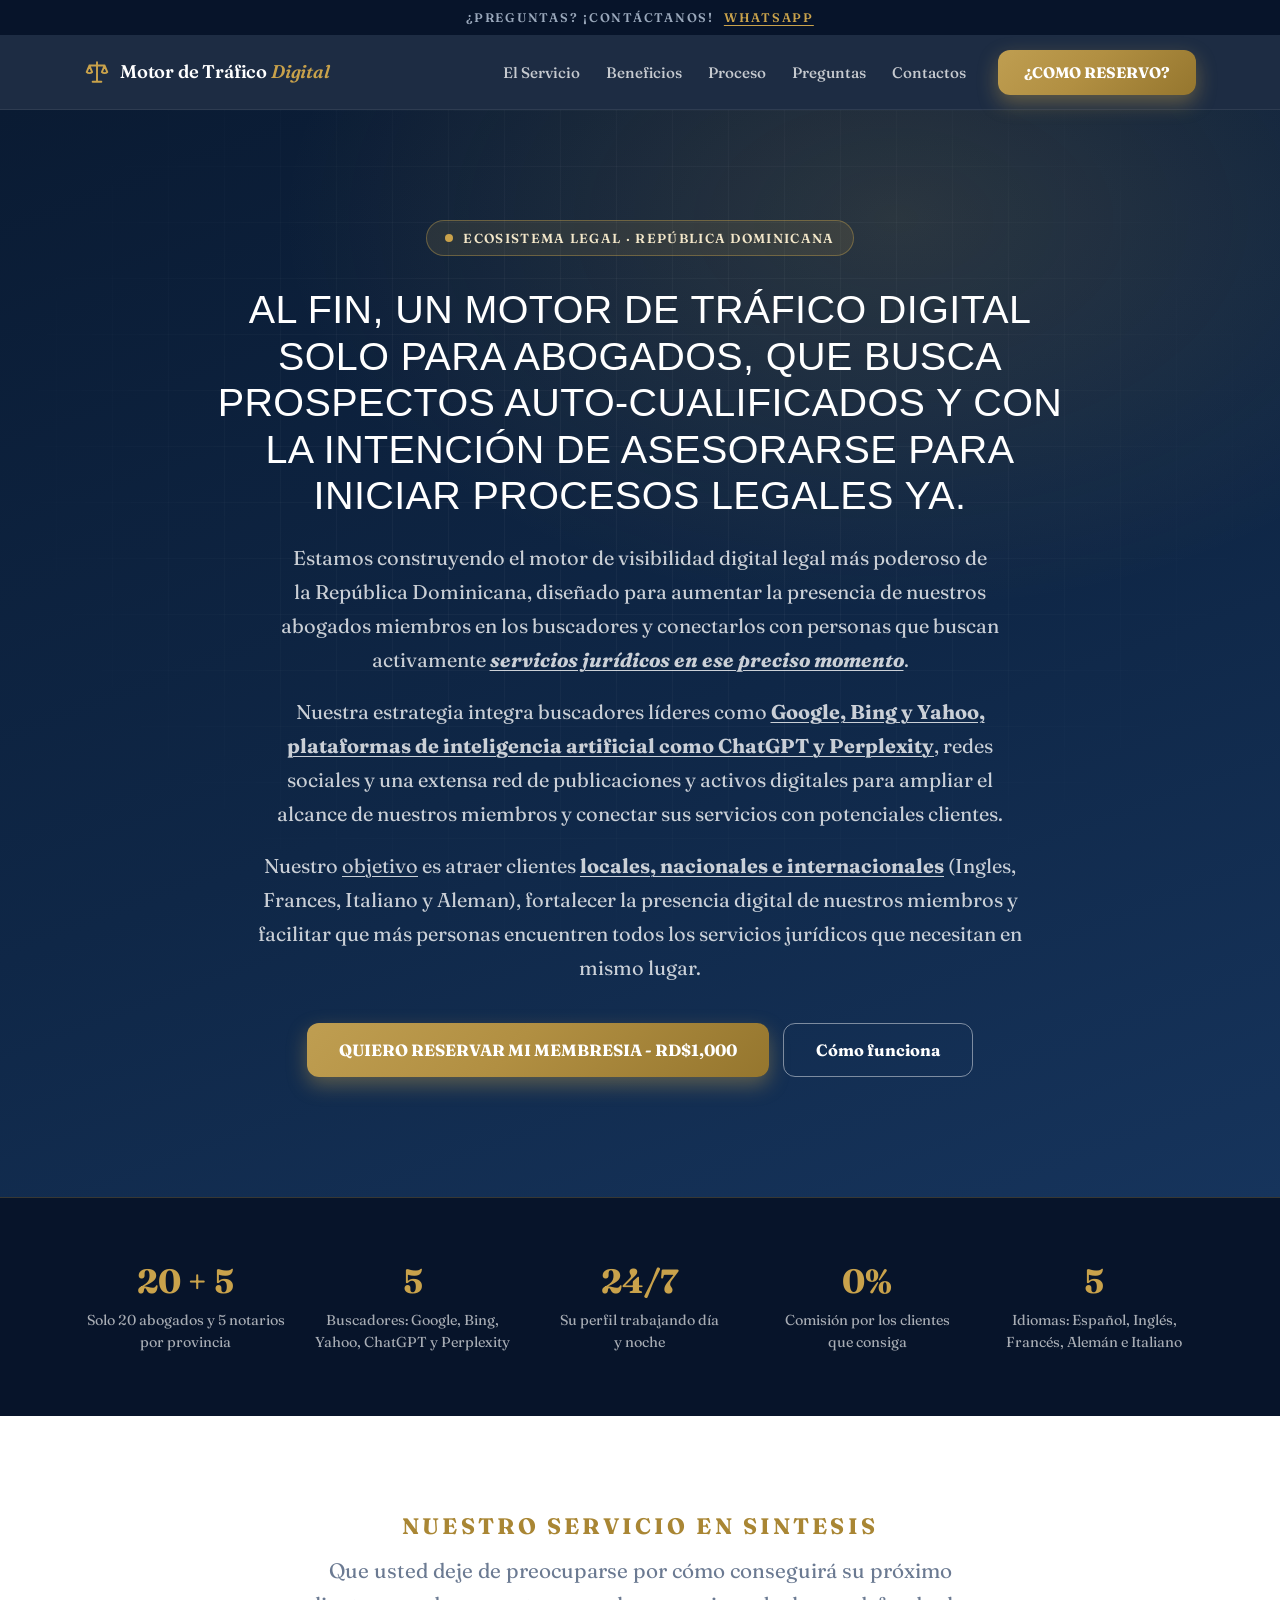
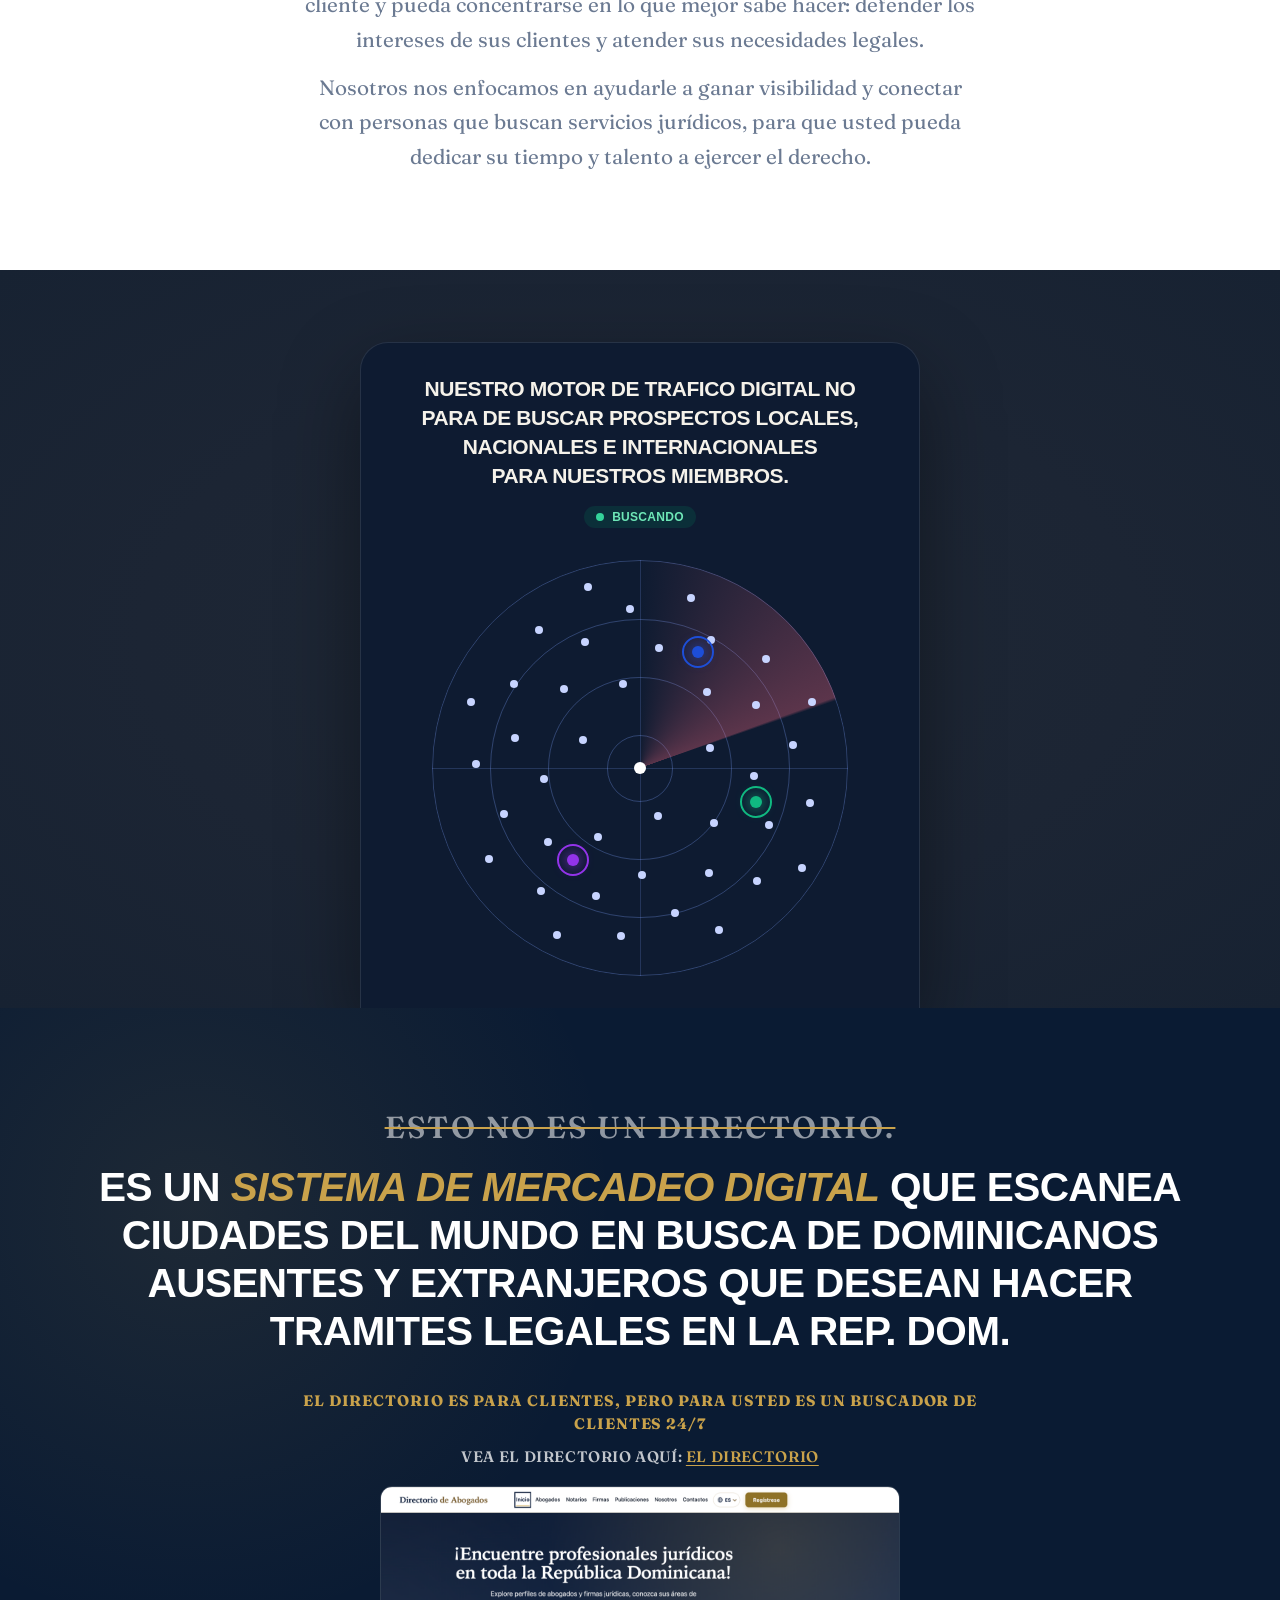
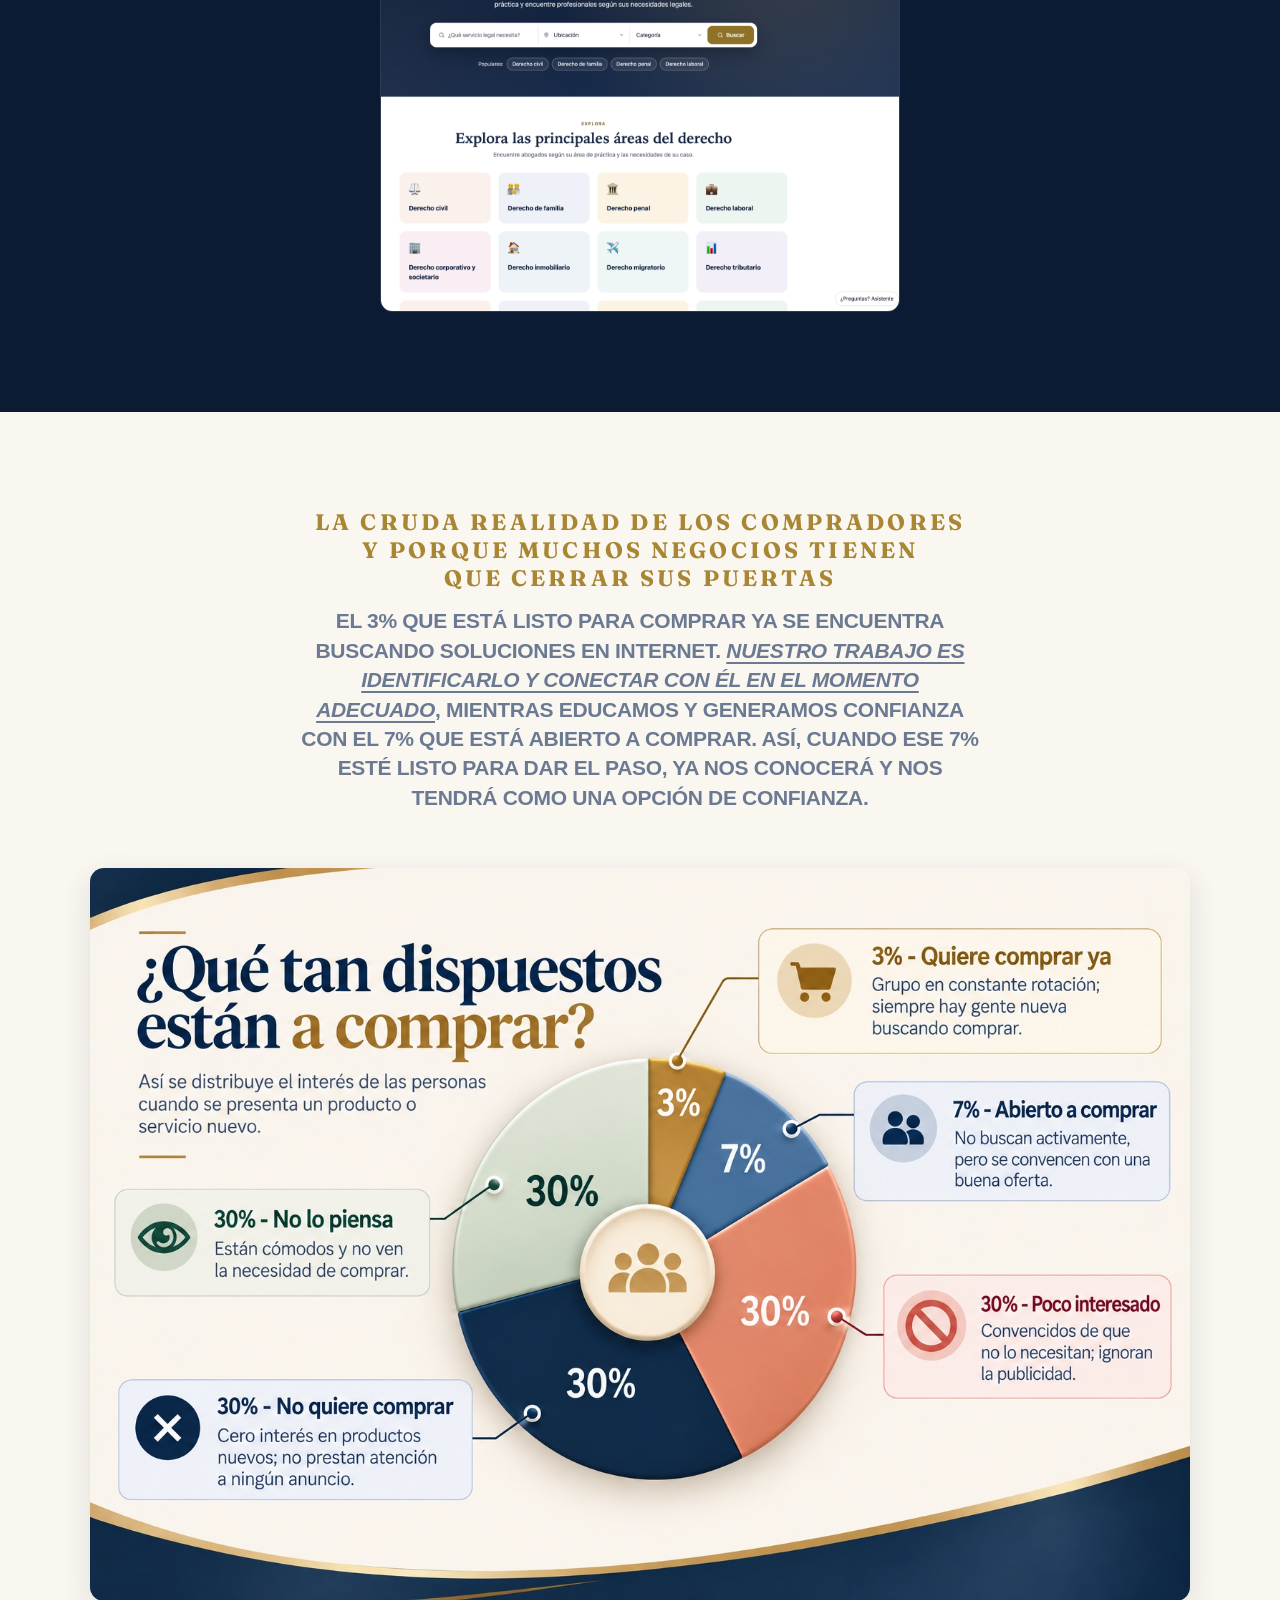
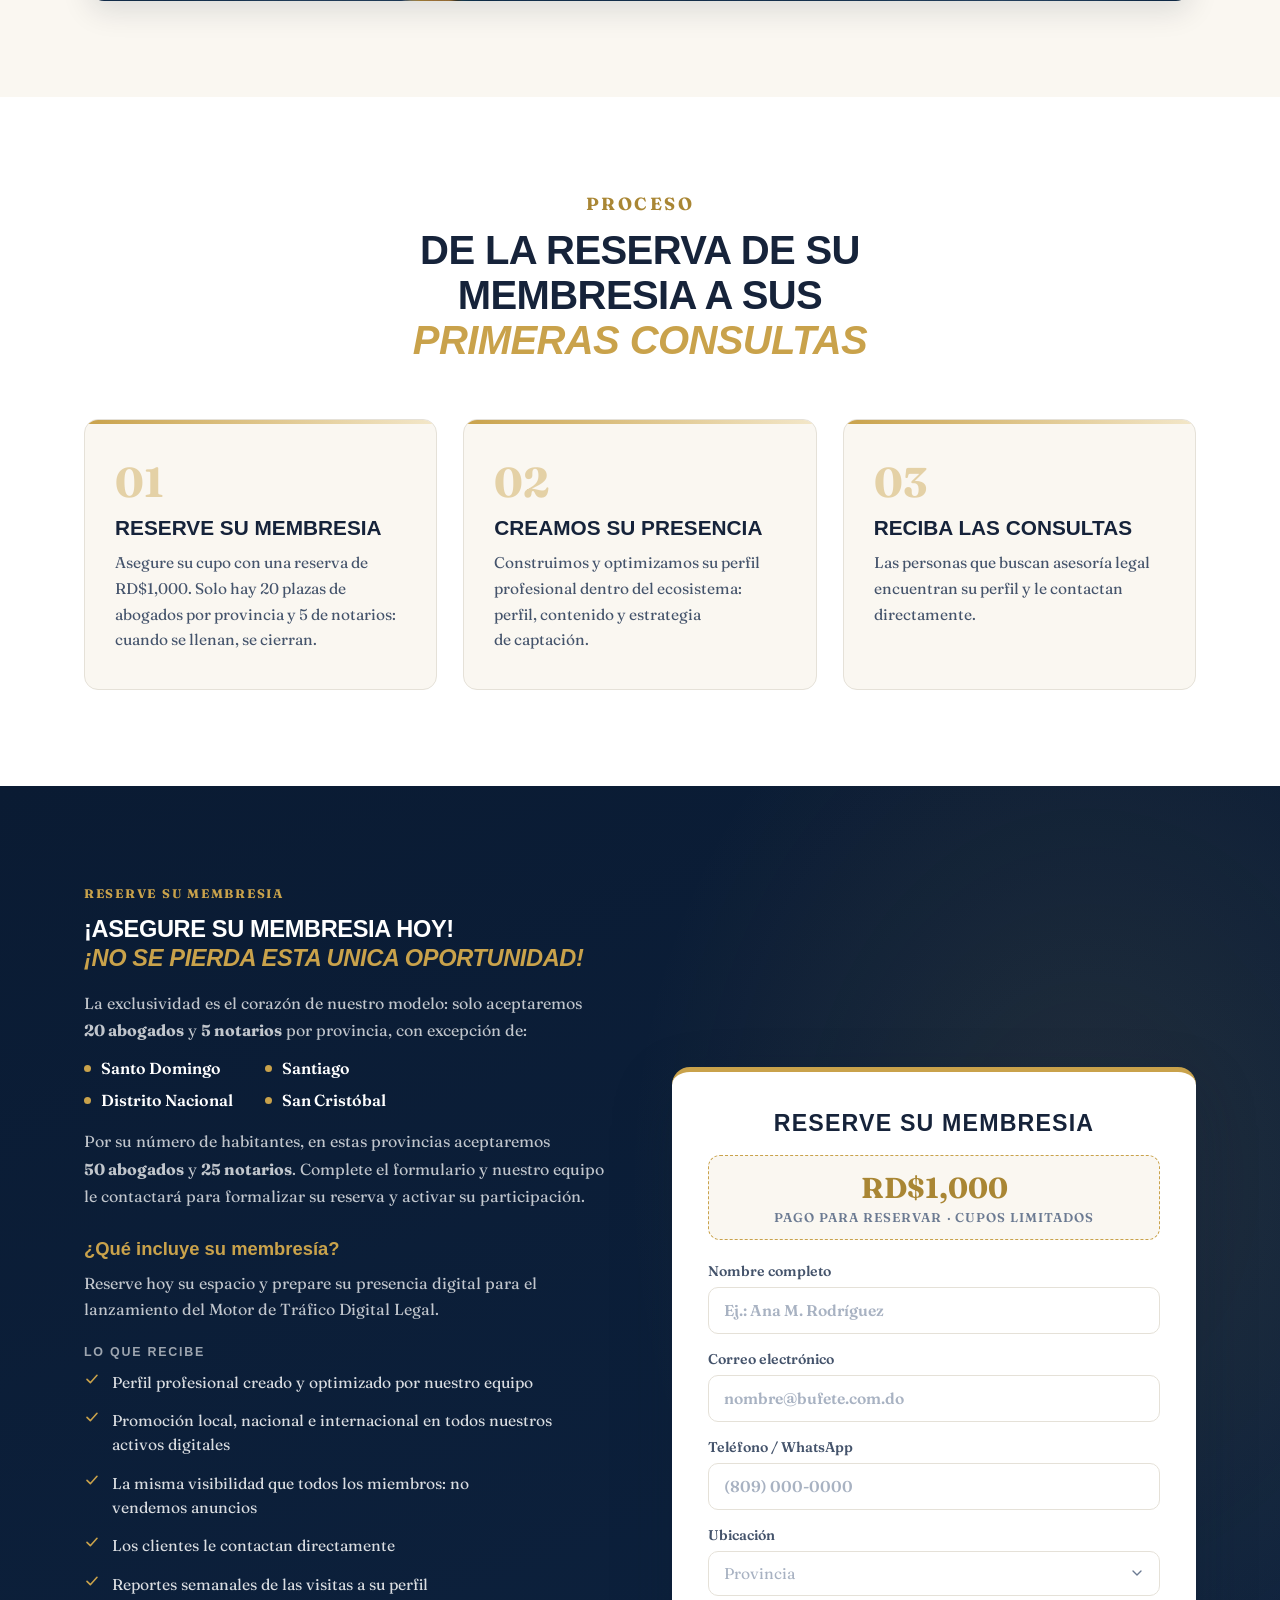
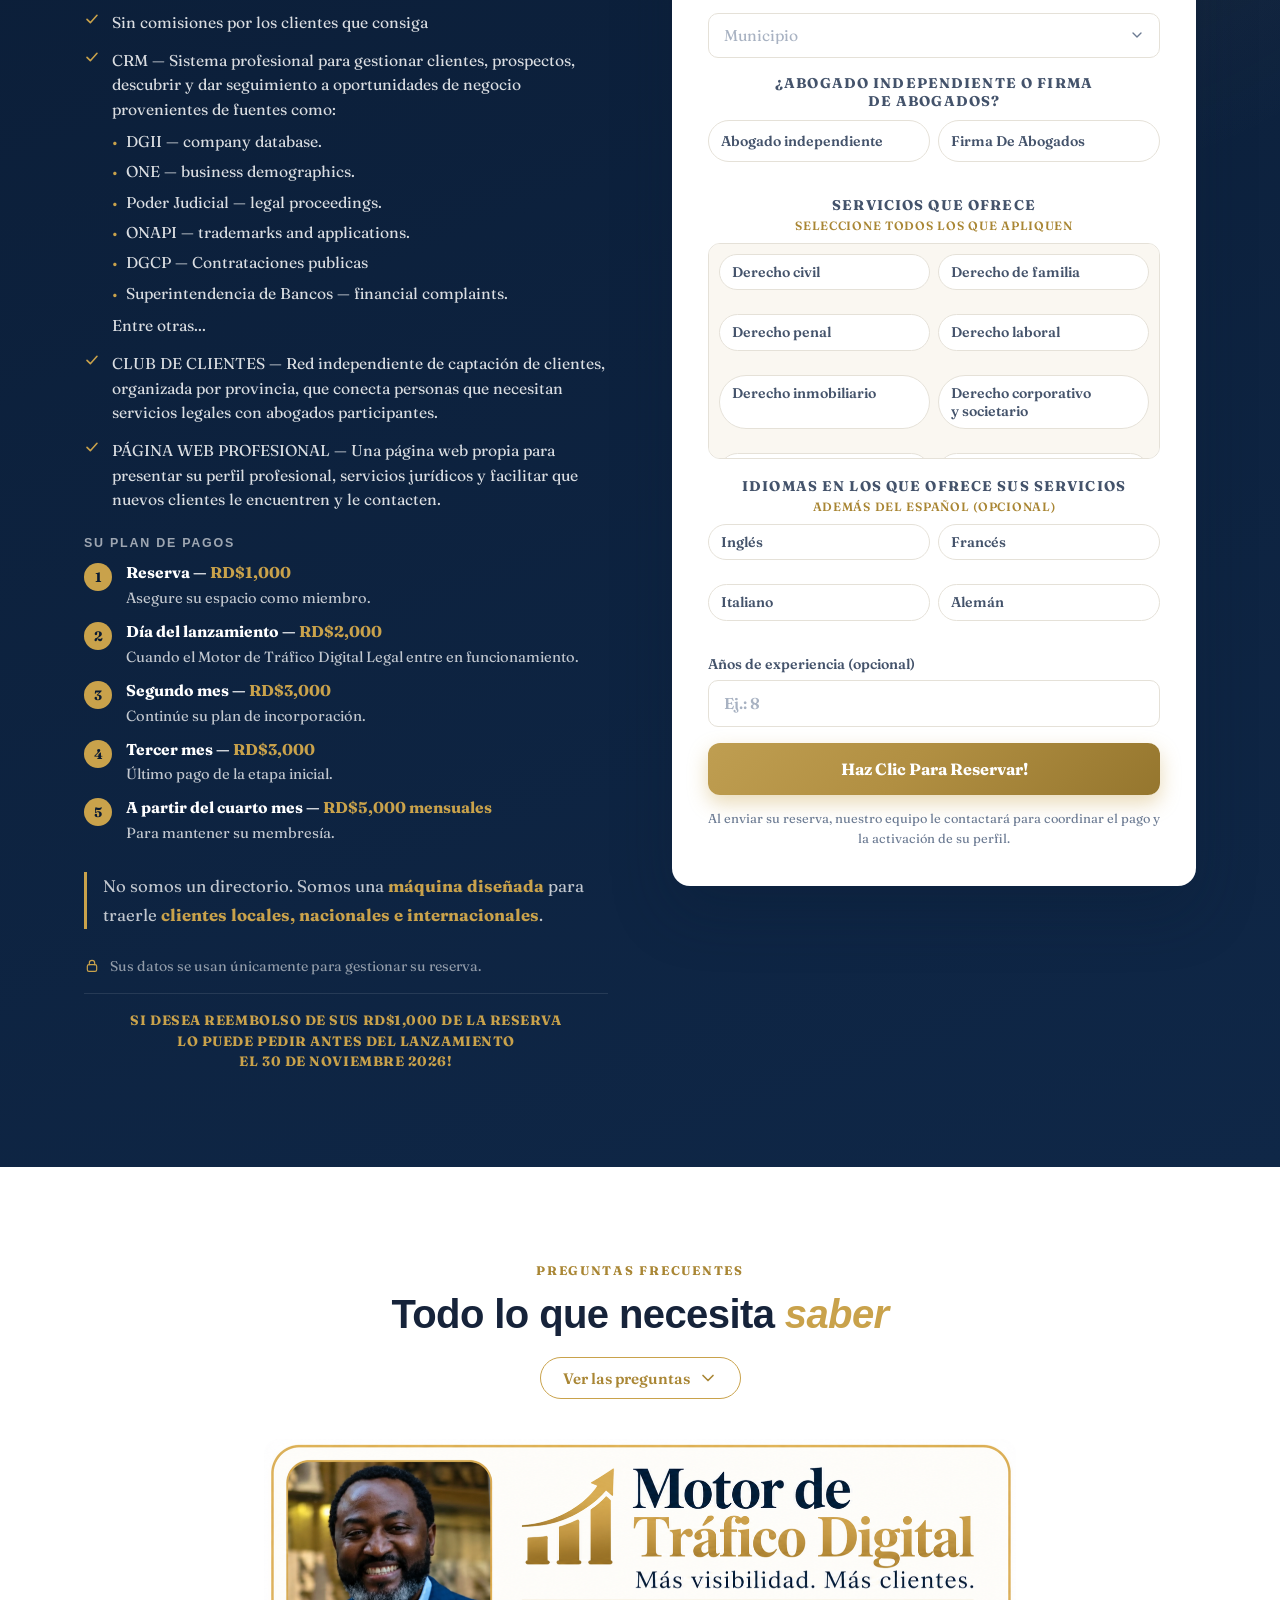
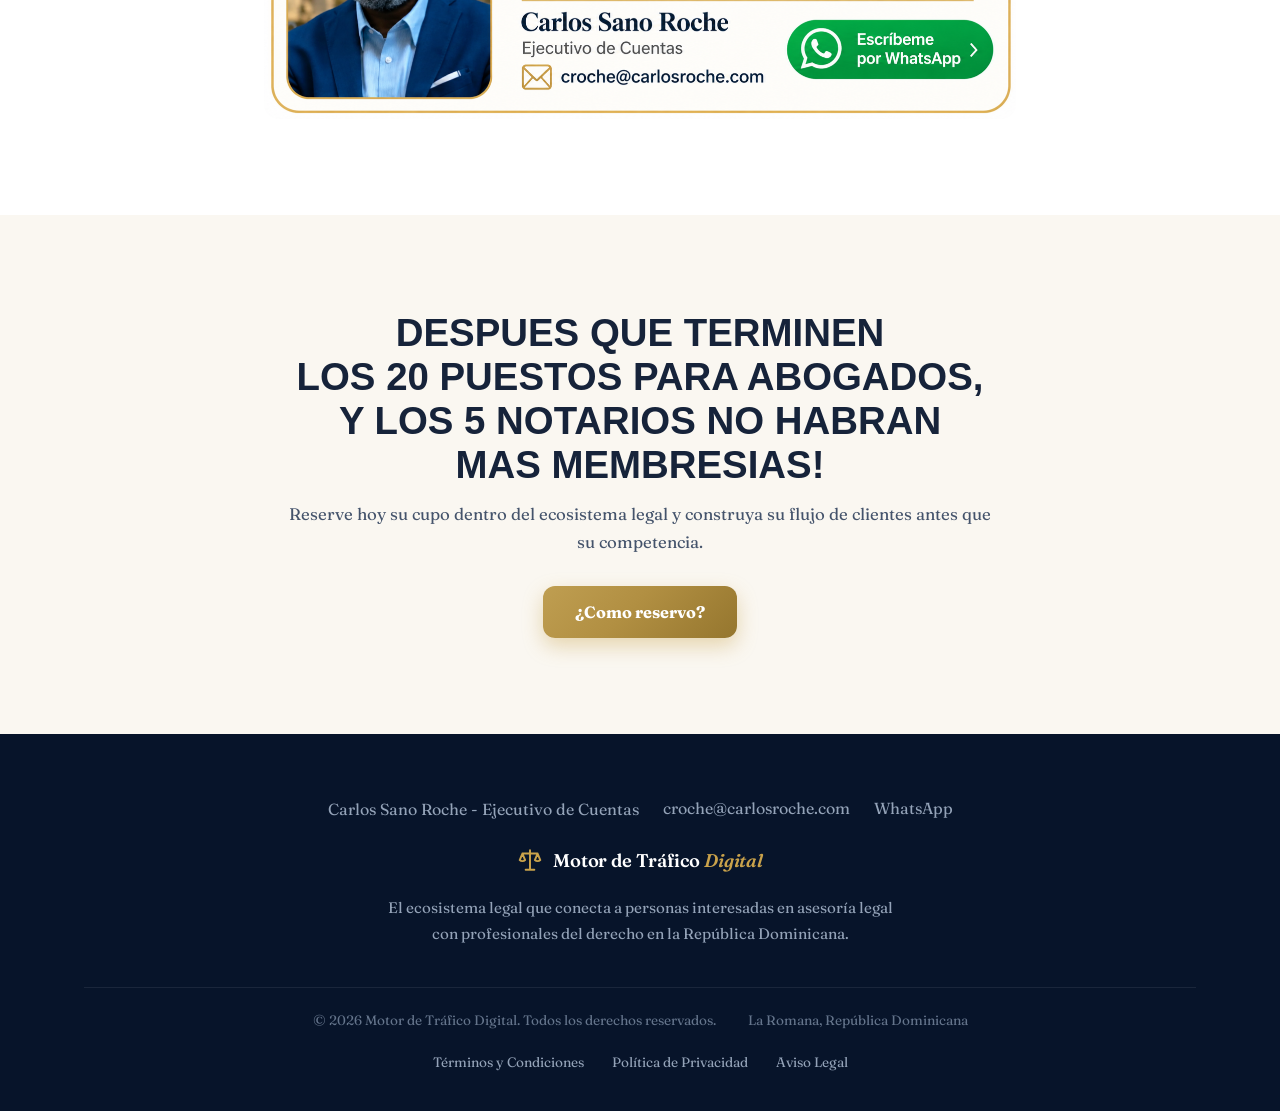
<file: index.html>
<!doctype html>
<html lang="es">
  <head>
    <meta charset="UTF-8" />
    <meta name="viewport" content="width=device-width, initial-scale=1.0" />
    <!-- Google Sheets: the Apps Script Web app URL (ends in /exec) that receives the reservations. -->
    <meta name="sheets-endpoint" content="https://script.google.com/macros/s/AKfycbyiScdb-E56rk4VOhThe7SMqeYkWlG-YxUSTd38n0LVUwKA9hiSo04ZHLpfsQTN_wtiXA/exec" />
    <meta
      name="description"
      content="Motor de Tráfico Digital — El ecosistema legal que conecta a personas interesadas en asesoría legal con profesionales del derecho en la República Dominicana. Reserve su lugar."
    />
    <link rel="preconnect" href="https://fonts.googleapis.com" />
    <link rel="preconnect" href="https://fonts.gstatic.com" crossorigin />
    <link
      href="https://fonts.googleapis.com/css2?family=Fraunces:ital,opsz,wght@0,9..144,400;0,9..144,500;0,9..144,600;0,9..144,700;1,9..144,400;1,9..144,700&family=Inter:wght@400;500;600;700;800&display=swap"
      rel="stylesheet"
    />
    <title>Motor de Tráfico Digital — Conectamos abogados con clientes</title>
    <script type="module" crossorigin src="./assets/index-C3EzberW.js"></script>
    <link rel="stylesheet" crossorigin href="./assets/index-CUICVN3A.css">
  </head>
  <body>
    <div id="root"></div>
  </body>
</html>
</file>
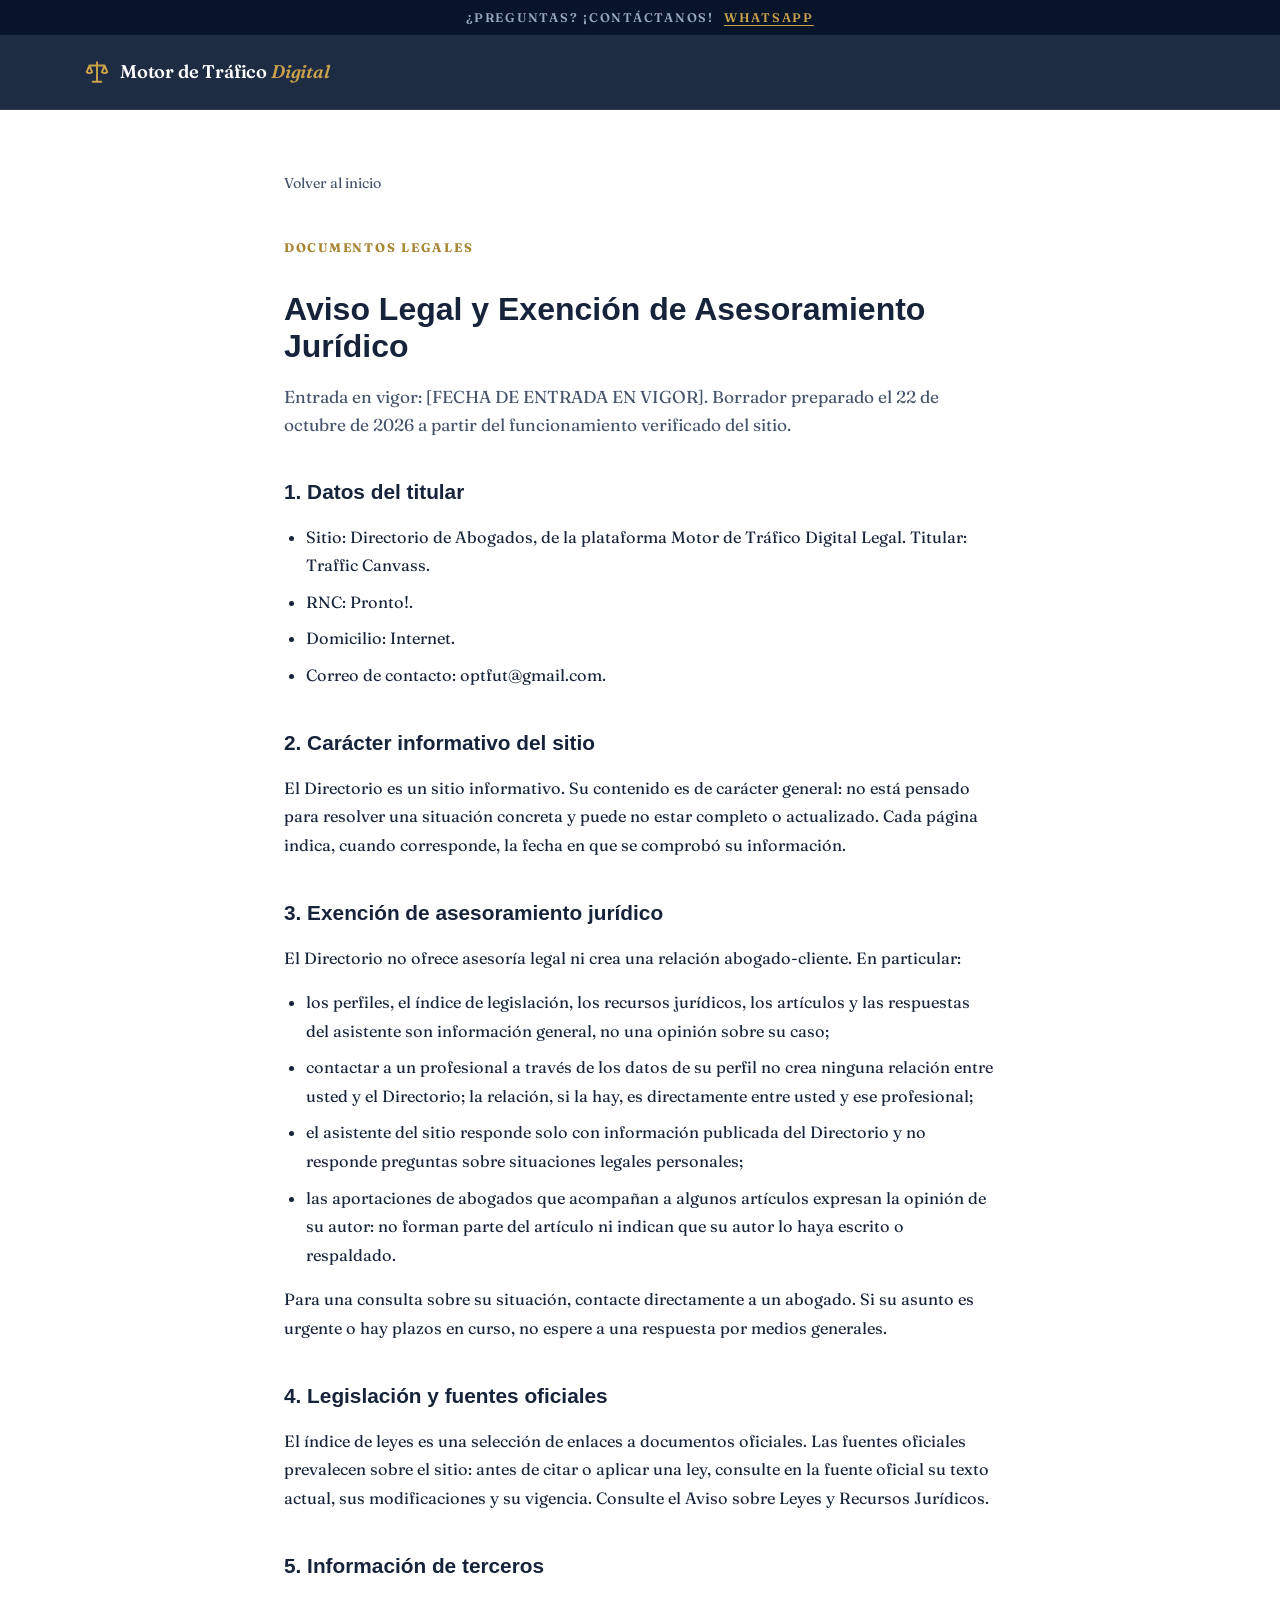
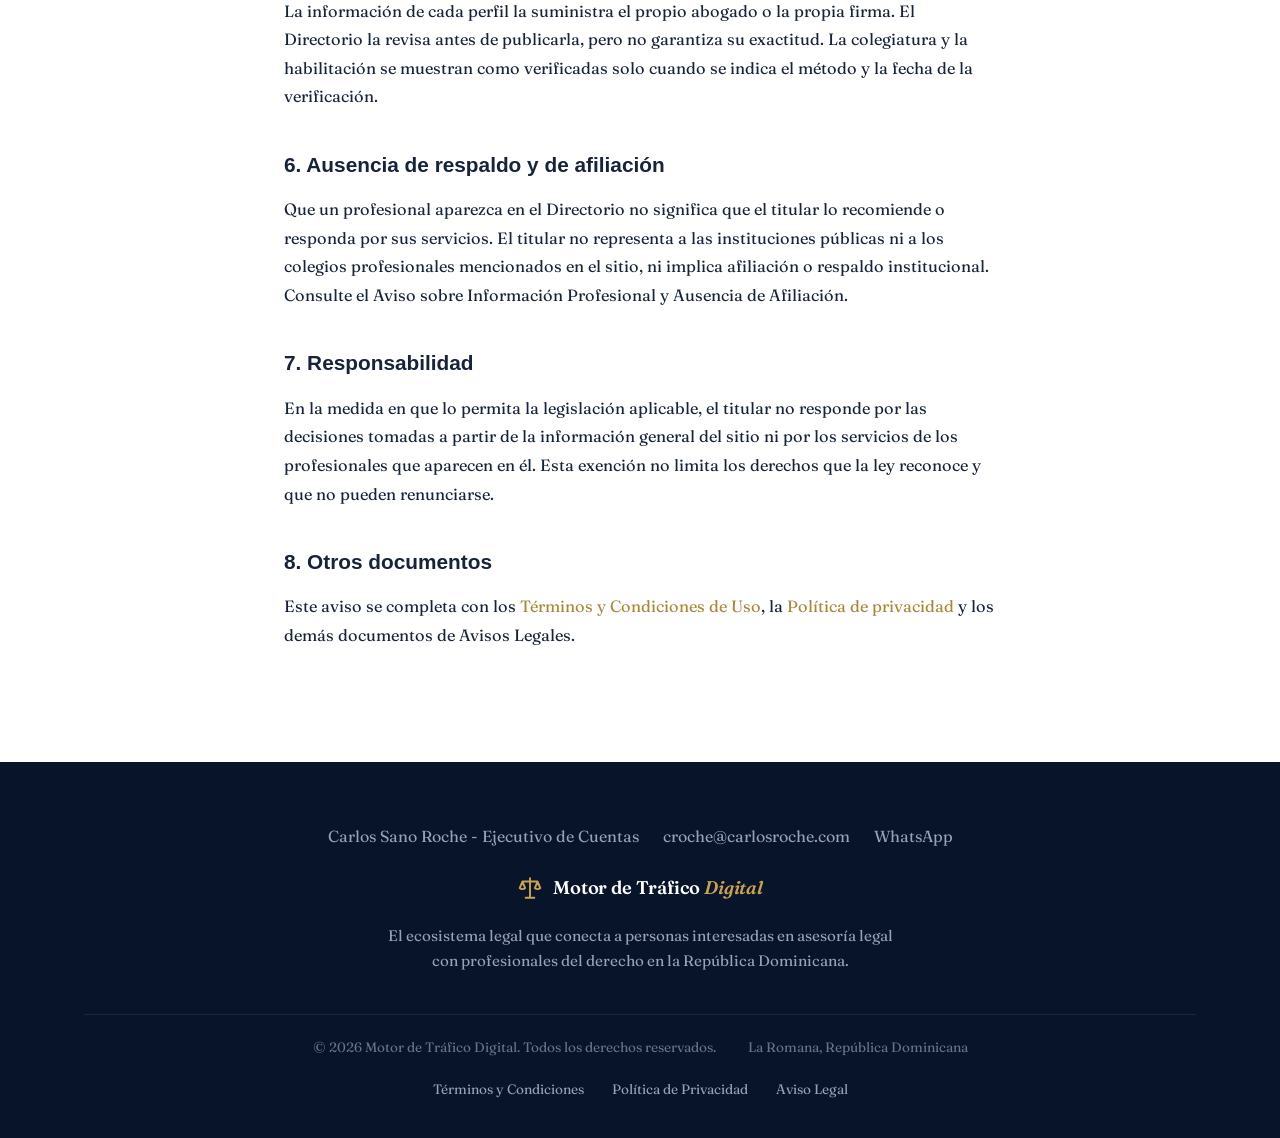
<file: aviso-legal.html>
<!doctype html>
<html lang="es">
  <head>
    <meta charset="UTF-8" />
    <meta name="viewport" content="width=device-width, initial-scale=1.0" />
    <meta
      name="description"
      content="Aviso Legal y Exención de Asesoramiento Jurídico del Directorio de Abogados, de la plataforma Motor de Tráfico Digital Legal."
    />
    <link rel="preconnect" href="https://fonts.googleapis.com" />
    <link rel="preconnect" href="https://fonts.gstatic.com" crossorigin />
    <link
      href="https://fonts.googleapis.com/css2?family=Fraunces:ital,opsz,wght@0,9..144,400;0,9..144,500;0,9..144,600;0,9..144,700;1,9..144,400;1,9..144,700&family=Inter:wght@400;500;600;700;800&display=swap"
      rel="stylesheet"
    />
    <link rel="stylesheet" href="./assets/index-CUICVN3A.css" />
    <title>Aviso Legal — Motor de Tráfico Digital</title>
  </head>
  <body>
    <div class="wa-bar">
      <span>¿Preguntas? ¡Contáctanos!</span>
      <a href="./wa/">WhatsApp</a>
    </div>
    <header class="site-header">
      <div class="container header-inner">
        <a class="logo" href="./index.html">
          <svg
            viewBox="0 0 24 24"
            fill="none"
            stroke="currentColor"
            stroke-width="1.8"
            stroke-linecap="round"
            stroke-linejoin="round"
            class="logo-mark"
            aria-hidden="true"
          >
            <path d="M12 3v18M8 21h8M12 6H5m14 0h-7M5 6l-2.5 6a3.5 3.5 0 0 0 5 0L5 6Zm14 0-2.5 6a3.5 3.5 0 0 0 5 0L19 6Z" />
          </svg>
          <span>Motor de Tráfico <em>Digital</em></span>
        </a>
      </div>
    </header>

    <main class="legal-main">
      <div class="container legal-wrap">
        <a class="legal-back" href="./index.html">Volver al inicio</a>
        <p class="eyebrow">Documentos legales</p>
        <h1 class="legal-title">Aviso Legal y Exención de Asesoramiento Jurídico</h1>
        <p class="legal-lead">
          Entrada en vigor: [FECHA DE ENTRADA EN VIGOR]. Borrador preparado el 22 de octubre de
          2026 a partir del funcionamiento verificado del sitio.
        </p>

        <div class="legal-body">
          <h2>1. Datos del titular</h2>
          <ul>
            <li>
              Sitio: Directorio de Abogados, de la plataforma Motor de Tráfico Digital Legal. Titular:
              Traffic Canvass.
            </li>
            <li>RNC: Pronto!.</li>
            <li>Domicilio: Internet.</li>
            <li>Correo de contacto: optfut@gmail.com.</li>
          </ul>

          <h2>2. Carácter informativo del sitio</h2>
          <p>
            El Directorio es un sitio informativo. Su contenido es de carácter general: no está
            pensado para resolver una situación concreta y puede no estar completo o actualizado.
            Cada página indica, cuando corresponde, la fecha en que se comprobó su información.
          </p>

          <h2>3. Exención de asesoramiento jurídico</h2>
          <p>El Directorio no ofrece asesoría legal ni crea una relación abogado-cliente. En particular:</p>
          <ul>
            <li>
              los perfiles, el índice de legislación, los recursos jurídicos, los artículos y las
              respuestas del asistente son información general, no una opinión sobre su caso;
            </li>
            <li>
              contactar a un profesional a través de los datos de su perfil no crea ninguna relación
              entre usted y el Directorio; la relación, si la hay, es directamente entre usted y ese
              profesional;
            </li>
            <li>
              el asistente del sitio responde solo con información publicada del Directorio y no
              responde preguntas sobre situaciones legales personales;
            </li>
            <li>
              las aportaciones de abogados que acompañan a algunos artículos expresan la opinión de
              su autor: no forman parte del artículo ni indican que su autor lo haya escrito o
              respaldado.
            </li>
          </ul>
          <p>
            Para una consulta sobre su situación, contacte directamente a un abogado. Si su asunto es
            urgente o hay plazos en curso, no espere a una respuesta por medios generales.
          </p>

          <h2>4. Legislación y fuentes oficiales</h2>
          <p>
            El índice de leyes es una selección de enlaces a documentos oficiales. Las fuentes
            oficiales prevalecen sobre el sitio: antes de citar o aplicar una ley, consulte en la
            fuente oficial su texto actual, sus modificaciones y su vigencia. Consulte el Aviso sobre
            Leyes y Recursos Jurídicos.
          </p>

          <h2>5. Información de terceros</h2>
          <p>
            La información de cada perfil la suministra el propio abogado o la propia firma. El
            Directorio la revisa antes de publicarla, pero no garantiza su exactitud. La colegiatura
            y la habilitación se muestran como verificadas solo cuando se indica el método y la fecha
            de la verificación.
          </p>

          <h2>6. Ausencia de respaldo y de afiliación</h2>
          <p>
            Que un profesional aparezca en el Directorio no significa que el titular lo recomiende o
            responda por sus servicios. El titular no representa a las instituciones públicas ni a
            los colegios profesionales mencionados en el sitio, ni implica afiliación o respaldo
            institucional. Consulte el Aviso sobre Información Profesional y Ausencia de Afiliación.
          </p>

          <h2>7. Responsabilidad</h2>
          <p>
            En la medida en que lo permita la legislación aplicable, el titular no responde por las
            decisiones tomadas a partir de la información general del sitio ni por los servicios de
            los profesionales que aparecen en él. Esta exención no limita los derechos que la ley
            reconoce y que no pueden renunciarse.
          </p>

          <h2>8. Otros documentos</h2>
          <p>
            Este aviso se completa con los
            <a href="./terminos.html">Términos y Condiciones de Uso</a>, la
            <a href="./privacidad.html">Política de privacidad</a> y los demás documentos de Avisos
            Legales.
          </p>
        </div>
      </div>
    </main>

    <footer class="site-footer">
      <div class="container footer-inner">
        <div class="footer-contact">
          <span>Carlos Sano Roche - Ejecutivo de Cuentas</span>
          <a href="mailto:croche@carlosroche.com">croche@carlosroche.com</a>
          <a href="./wa/">WhatsApp</a>
        </div>
        <a class="logo logo-light" href="./index.html">
          <svg
            viewBox="0 0 24 24"
            fill="none"
            stroke="currentColor"
            stroke-width="1.8"
            stroke-linecap="round"
            stroke-linejoin="round"
            class="logo-mark"
            aria-hidden="true"
          >
            <path d="M12 3v18M8 21h8M12 6H5m14 0h-7M5 6l-2.5 6a3.5 3.5 0 0 0 5 0L5 6Zm14 0-2.5 6a3.5 3.5 0 0 0 5 0L19 6Z" />
          </svg>
          <span>Motor de Tráfico <em>Digital</em></span>
        </a>
        <p class="footer-copy">
          El ecosistema legal que conecta a personas interesadas en asesoría legal con
          profesionales del derecho en la República&nbsp;Dominicana.
        </p>
        <div class="footer-bottom">
          <span>© 2026 Motor de Tráfico Digital. Todos los derechos reservados.</span>
          <span>La Romana, República Dominicana</span>
        </div>
        <nav class="footer-legal" aria-label="Documentos legales">
          <a href="./terminos.html">Términos y Condiciones</a>
          <a href="./privacidad.html">Política de Privacidad</a>
          <a href="./aviso-legal.html">Aviso Legal</a>
        </nav>
      </div>
    </footer>
  </body>
</html>
</file>
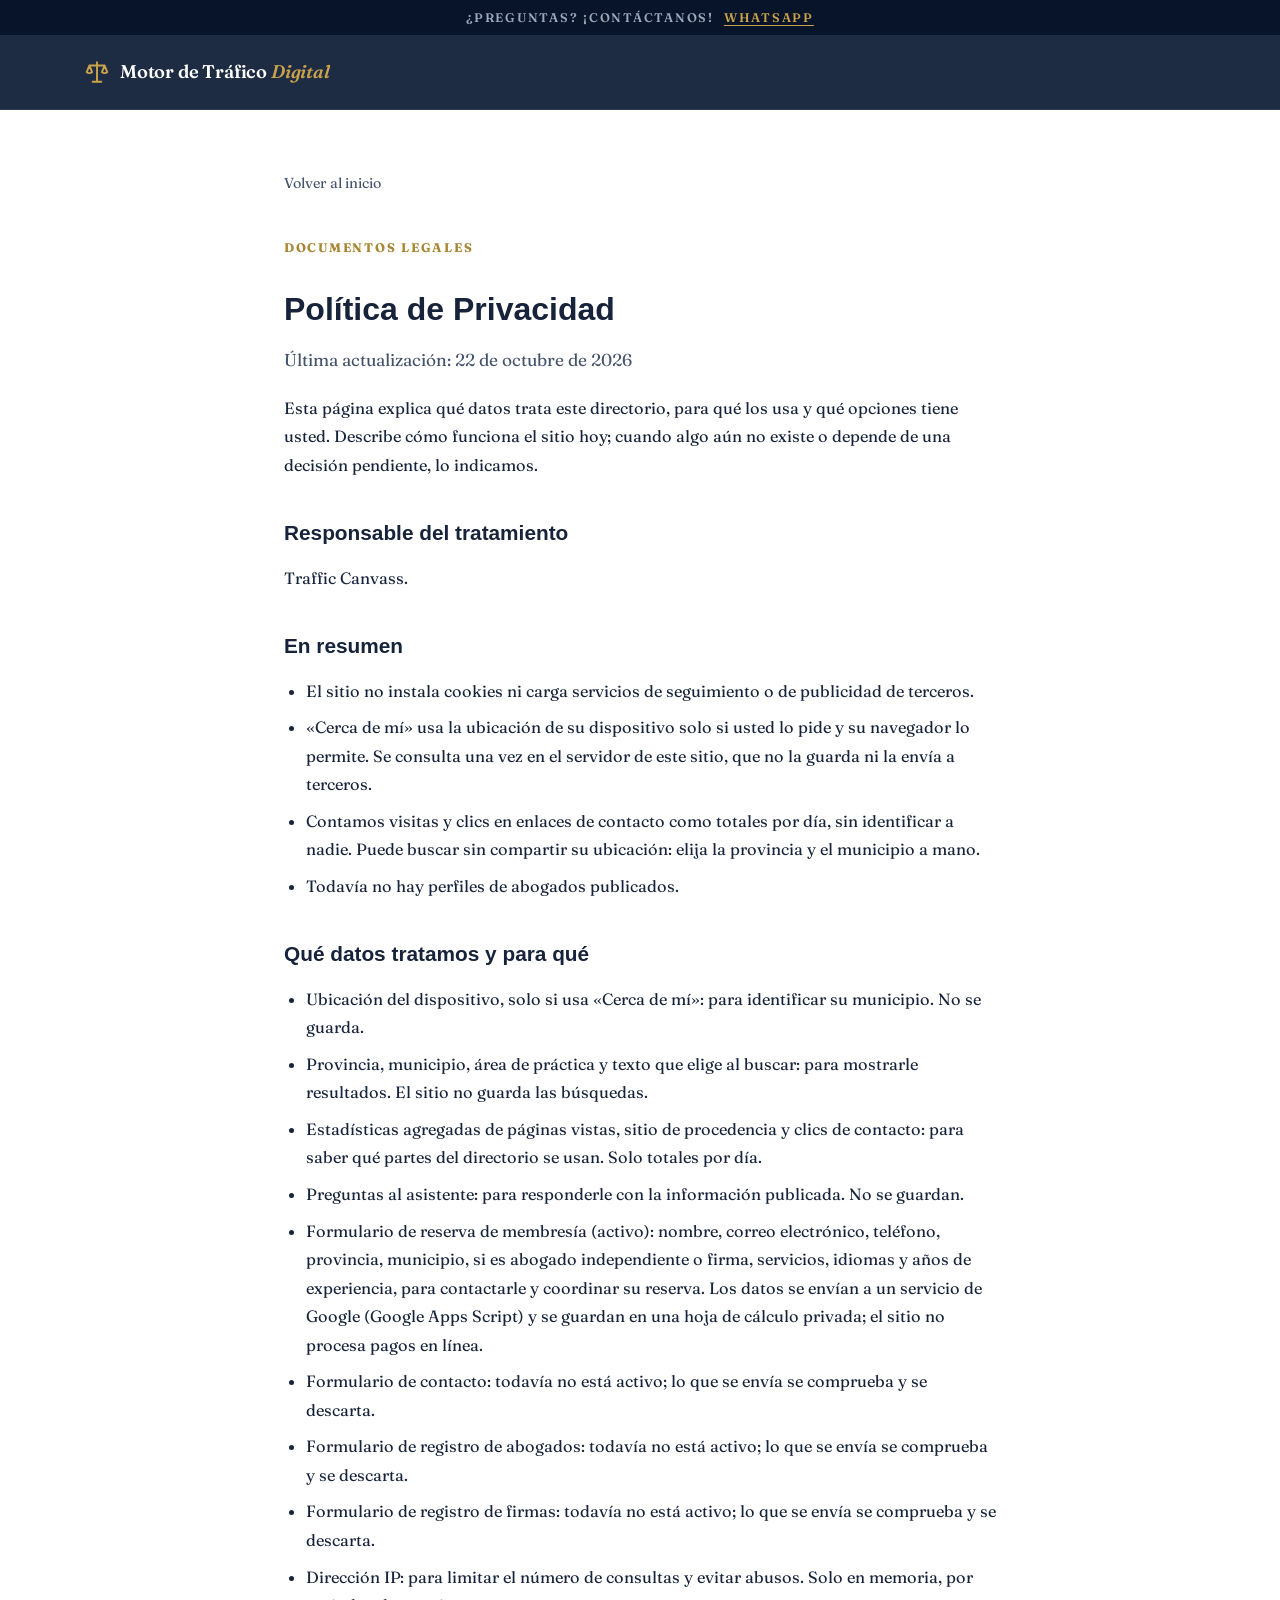
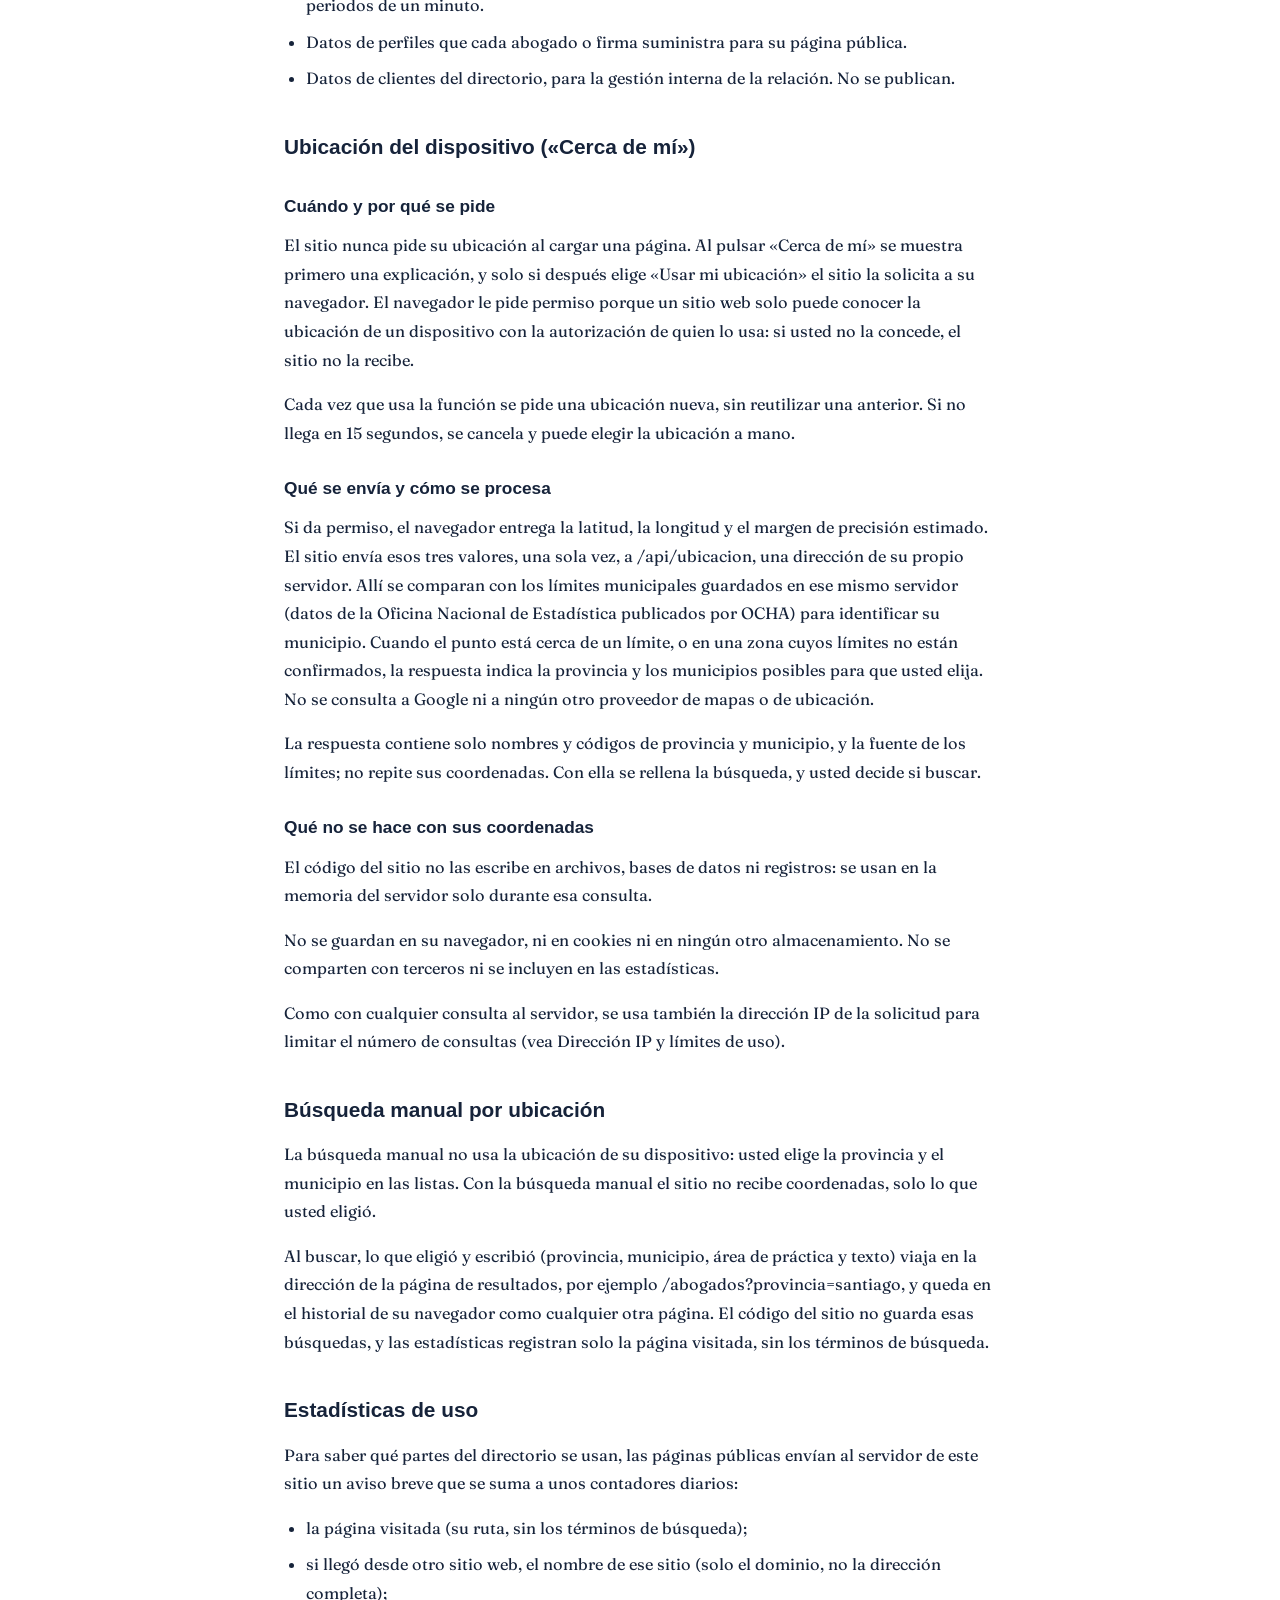
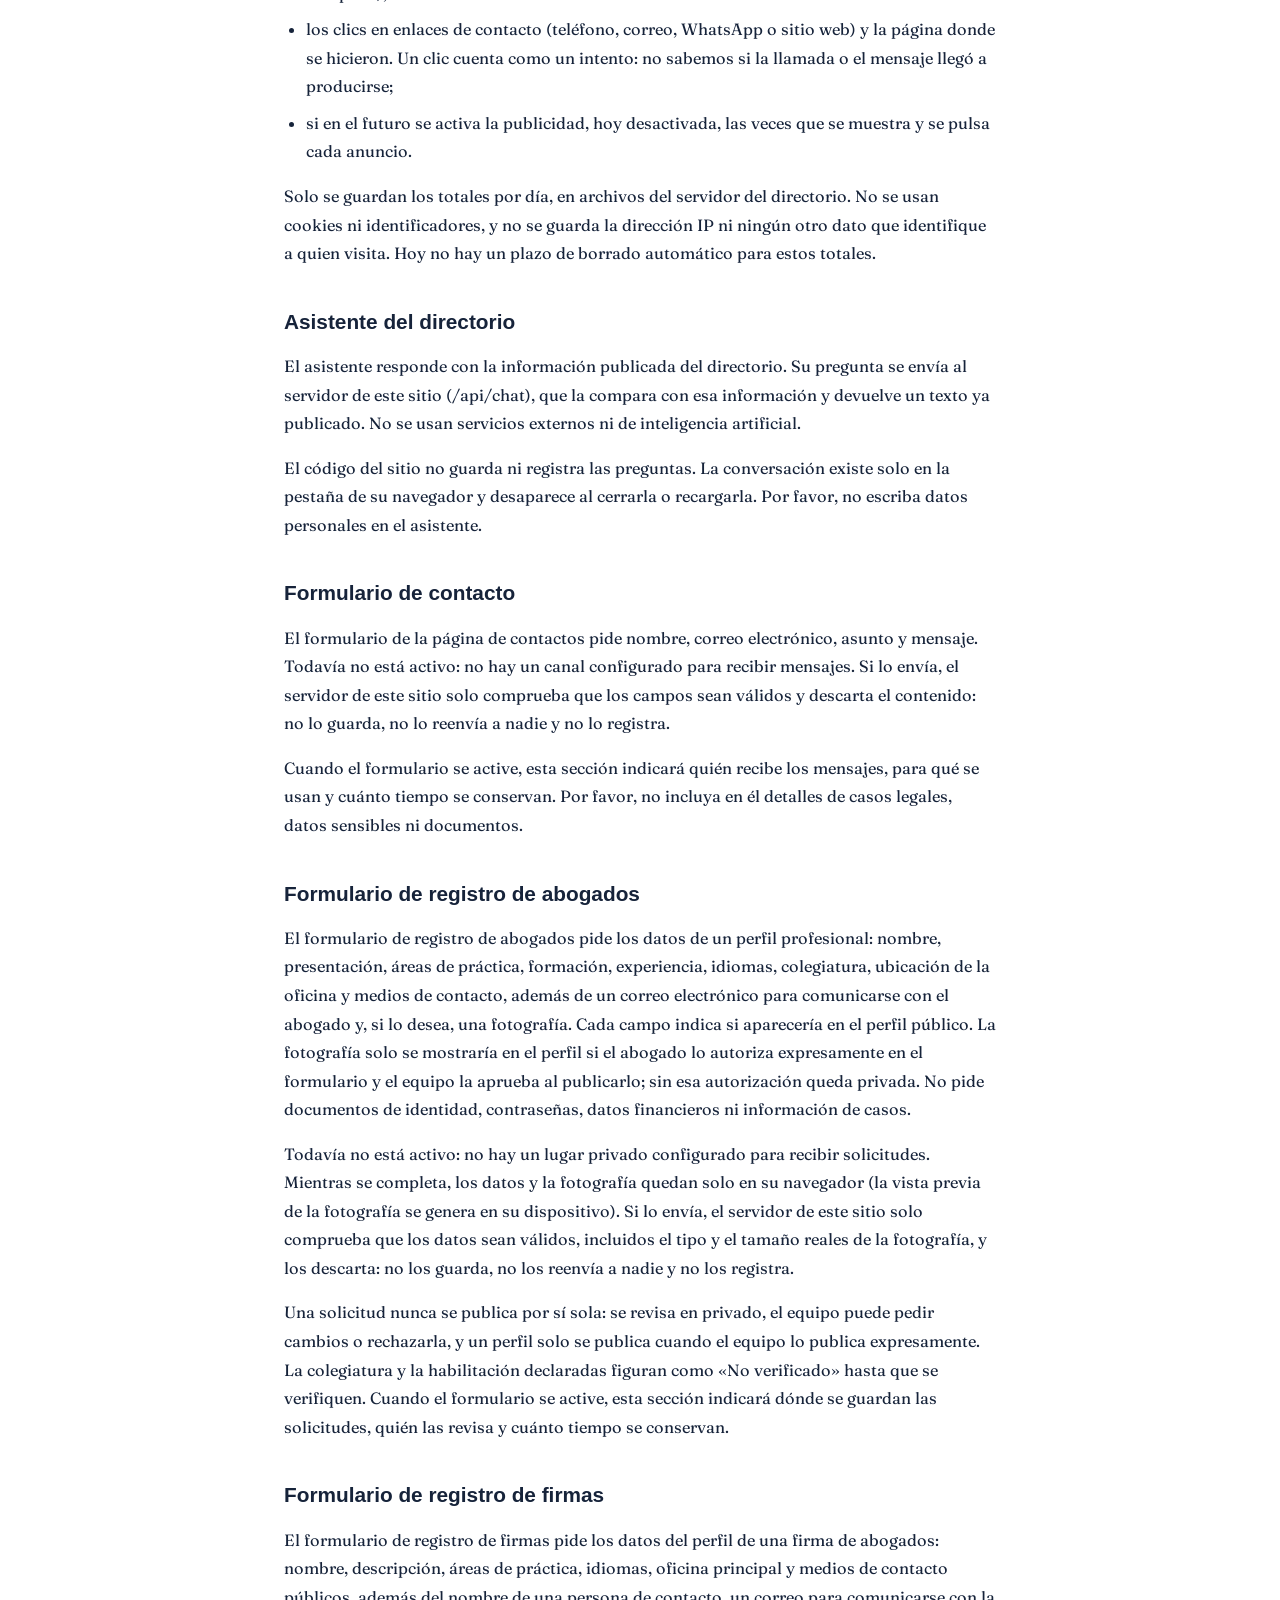
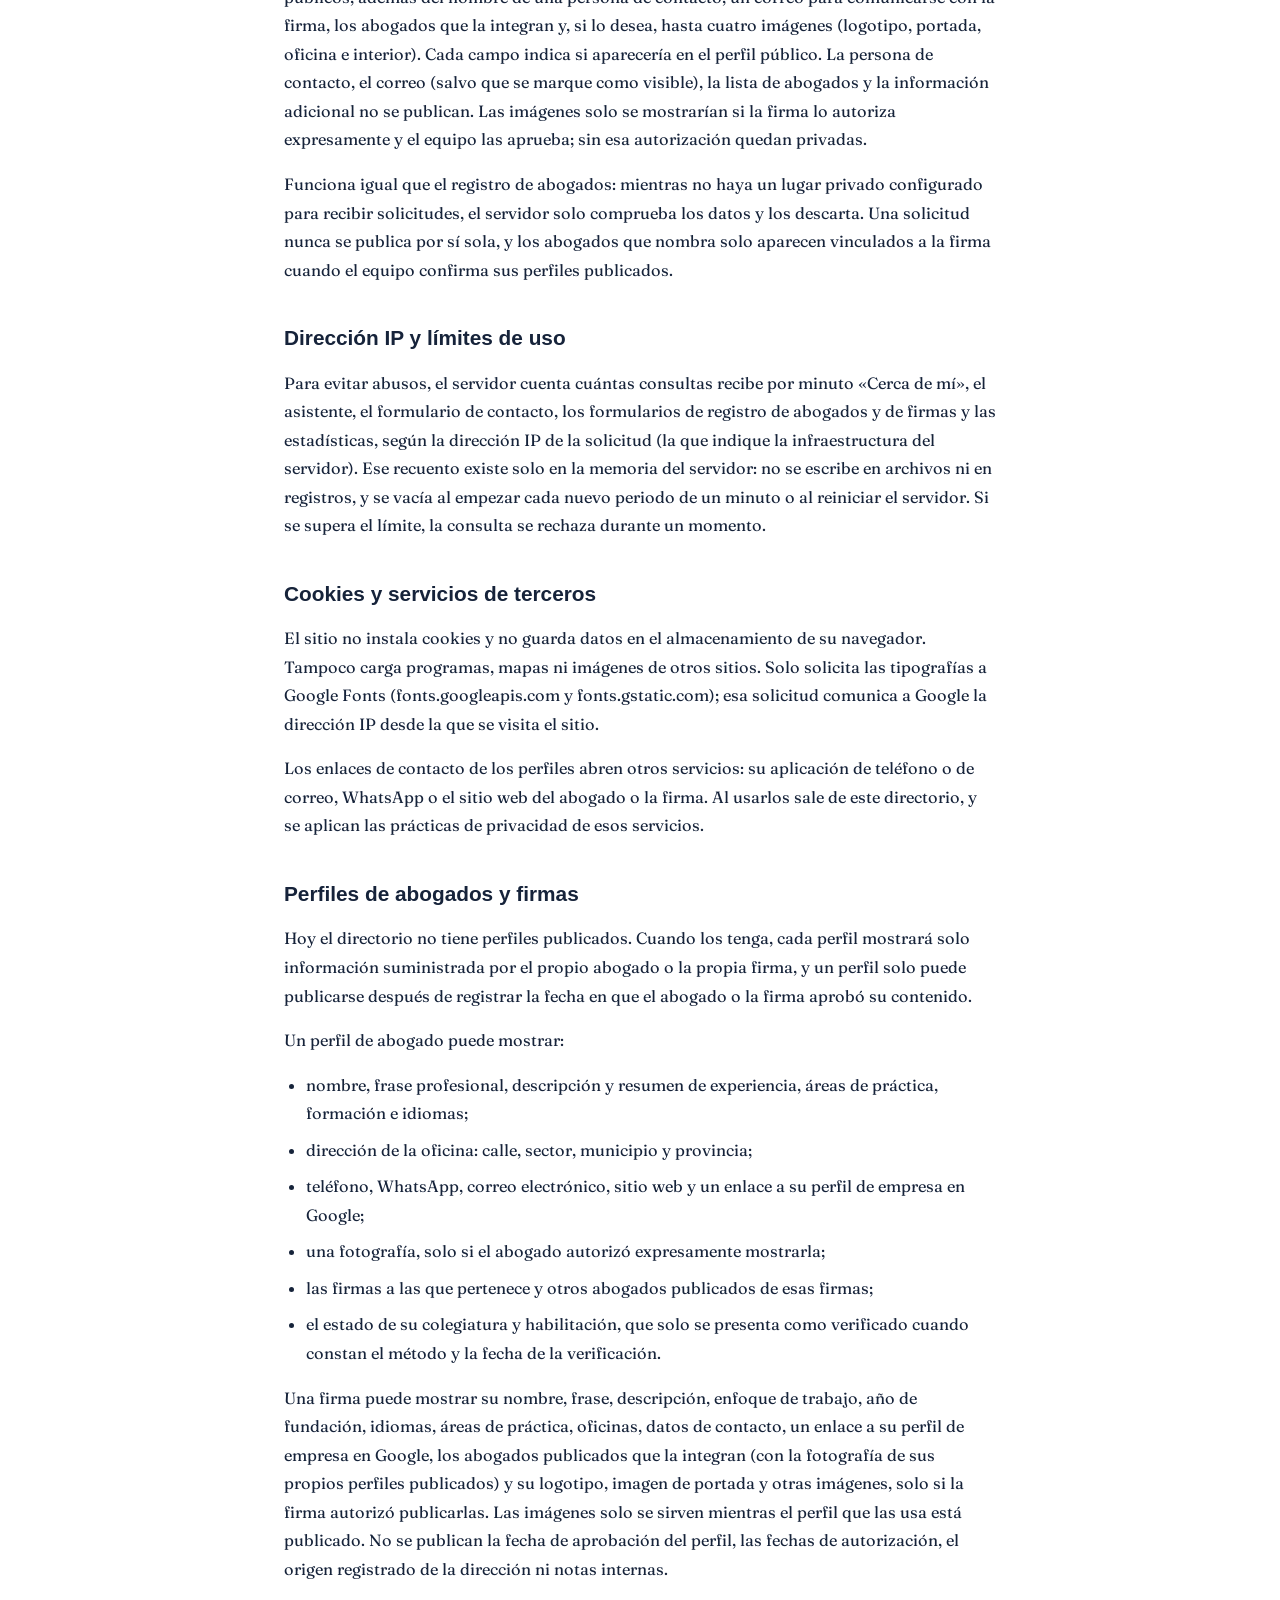
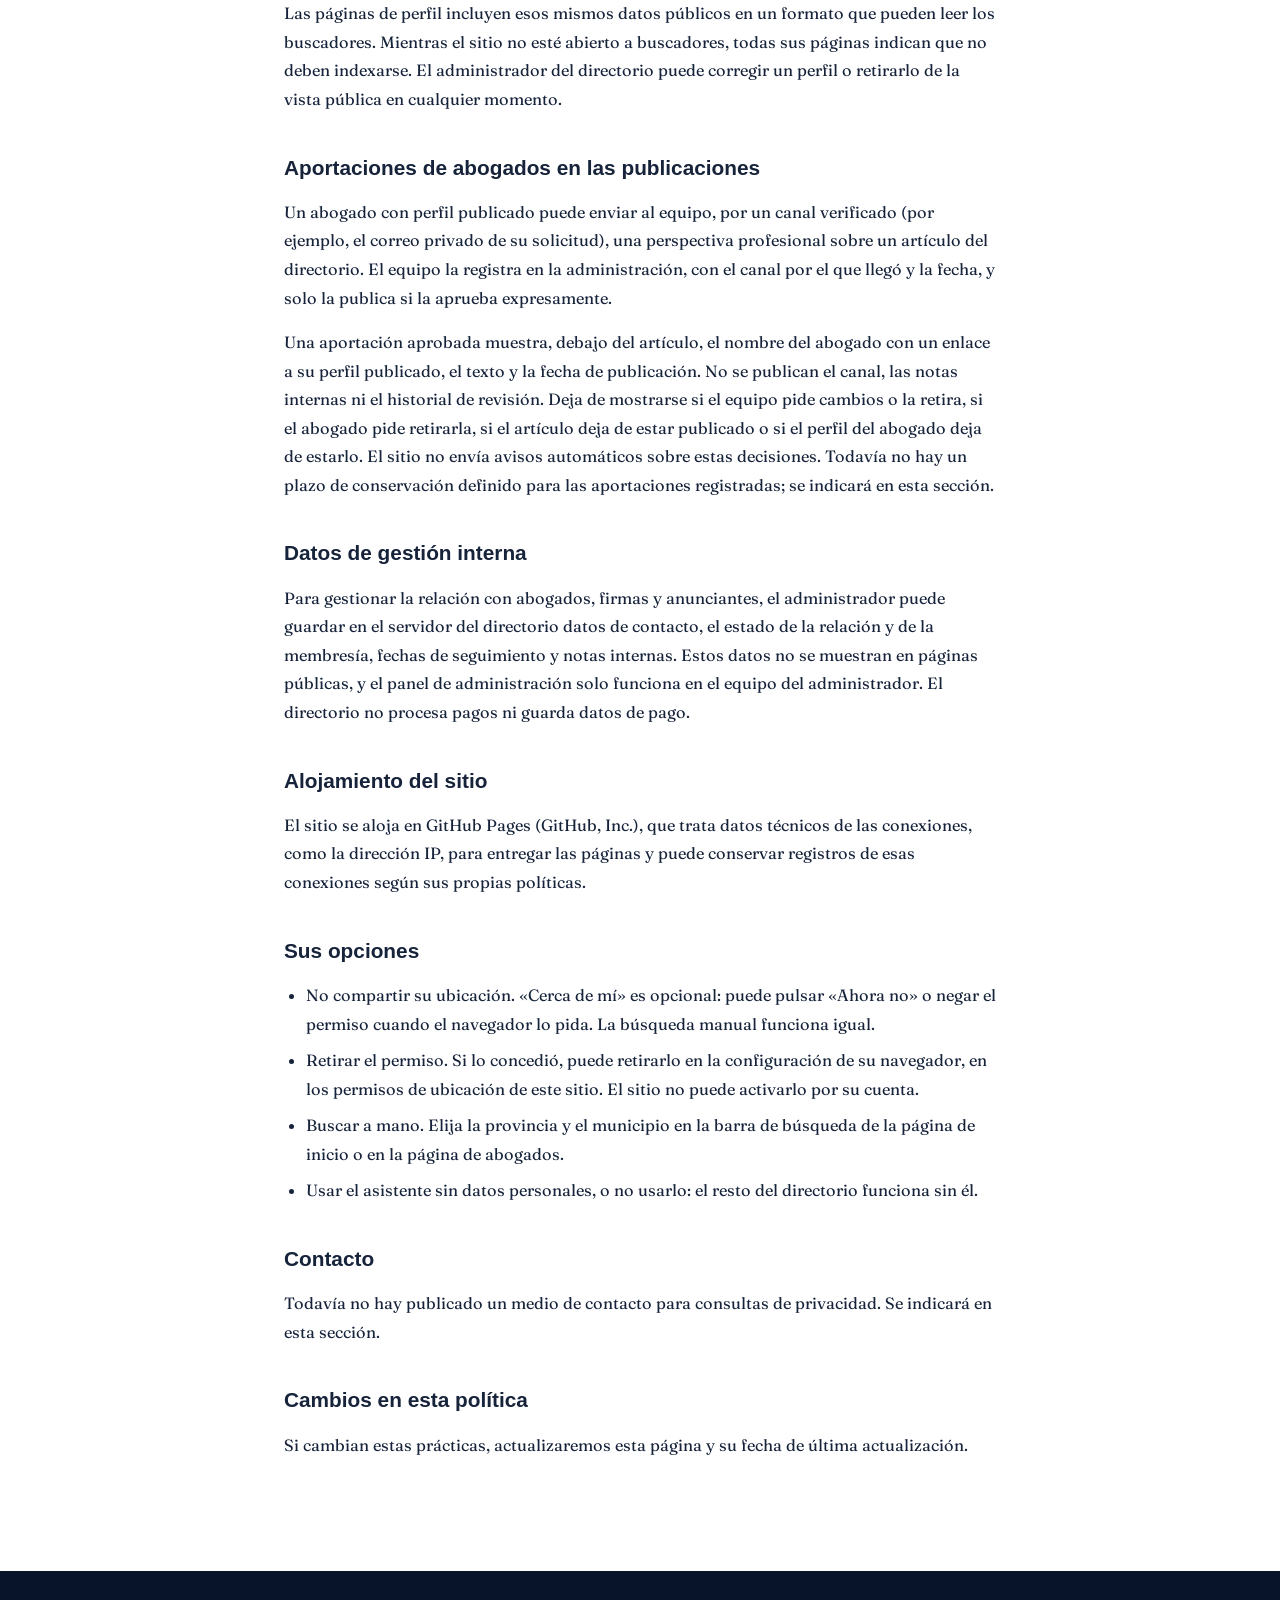
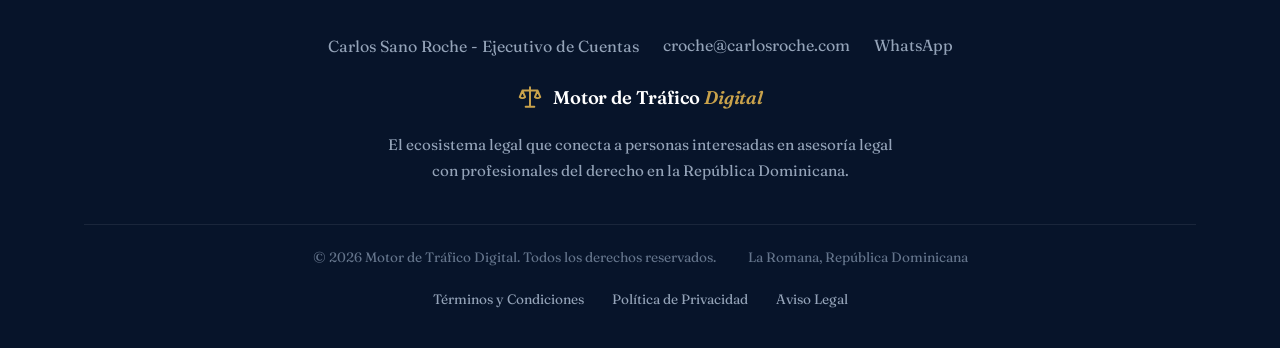
<file: privacidad.html>
<!doctype html>
<html lang="es">
  <head>
    <meta charset="UTF-8" />
    <meta name="viewport" content="width=device-width, initial-scale=1.0" />
    <meta
      name="description"
      content="Política de Privacidad del Directorio de Abogados, de la plataforma Motor de Tráfico Digital Legal: qué datos trata el sitio, para qué los usa y qué opciones tiene usted."
    />
    <link rel="preconnect" href="https://fonts.googleapis.com" />
    <link rel="preconnect" href="https://fonts.gstatic.com" crossorigin />
    <link
      href="https://fonts.googleapis.com/css2?family=Fraunces:ital,opsz,wght@0,9..144,400;0,9..144,500;0,9..144,600;0,9..144,700;1,9..144,400;1,9..144,700&family=Inter:wght@400;500;600;700;800&display=swap"
      rel="stylesheet"
    />
    <link rel="stylesheet" href="./assets/index-CUICVN3A.css" />
    <title>Política de Privacidad — Motor de Tráfico Digital</title>
  </head>
  <body>
    <div class="wa-bar">
      <span>¿Preguntas? ¡Contáctanos!</span>
      <a href="./wa/">WhatsApp</a>
    </div>
    <header class="site-header">
      <div class="container header-inner">
        <a class="logo" href="./index.html">
          <svg
            viewBox="0 0 24 24"
            fill="none"
            stroke="currentColor"
            stroke-width="1.8"
            stroke-linecap="round"
            stroke-linejoin="round"
            class="logo-mark"
            aria-hidden="true"
          >
            <path d="M12 3v18M8 21h8M12 6H5m14 0h-7M5 6l-2.5 6a3.5 3.5 0 0 0 5 0L5 6Zm14 0-2.5 6a3.5 3.5 0 0 0 5 0L19 6Z" />
          </svg>
          <span>Motor de Tráfico <em>Digital</em></span>
        </a>
      </div>
    </header>

    <main class="legal-main">
      <div class="container legal-wrap">
        <a class="legal-back" href="./index.html">Volver al inicio</a>
        <p class="eyebrow">Documentos legales</p>
        <h1 class="legal-title">Política de Privacidad</h1>
        <p class="legal-lead">Última actualización: 22 de octubre de 2026</p>

        <div class="legal-body">
          <p>
            Esta página explica qué datos trata este directorio, para qué los usa y qué opciones
            tiene usted. Describe cómo funciona el sitio hoy; cuando algo aún no existe o depende de
            una decisión pendiente, lo indicamos.
          </p>

          <h2>Responsable del tratamiento</h2>
          <p>Traffic Canvass.</p>

          <h2>En resumen</h2>
          <ul>
            <li>
              El sitio no instala cookies ni carga servicios de seguimiento o de publicidad de
              terceros.
            </li>
            <li>
              «Cerca de mí» usa la ubicación de su dispositivo solo si usted lo pide y su navegador
              lo permite. Se consulta una vez en el servidor de este sitio, que no la guarda ni la
              envía a terceros.
            </li>
            <li>
              Contamos visitas y clics en enlaces de contacto como totales por día, sin identificar
              a nadie. Puede buscar sin compartir su ubicación: elija la provincia y el municipio a
              mano.
            </li>
            <li>Todavía no hay perfiles de abogados publicados.</li>
          </ul>

          <h2>Qué datos tratamos y para qué</h2>
          <ul>
            <li>
              Ubicación del dispositivo, solo si usa «Cerca de mí»: para identificar su municipio.
              No se guarda.
            </li>
            <li>
              Provincia, municipio, área de práctica y texto que elige al buscar: para mostrarle
              resultados. El sitio no guarda las búsquedas.
            </li>
            <li>
              Estadísticas agregadas de páginas vistas, sitio de procedencia y clics de contacto:
              para saber qué partes del directorio se usan. Solo totales por día.
            </li>
            <li>
              Preguntas al asistente: para responderle con la información publicada. No se guardan.
            </li>
            <li>
              Formulario de reserva de membresía (activo): nombre, correo electrónico, teléfono,
              provincia, municipio, si es abogado independiente o firma, servicios, idiomas y años
              de experiencia, para contactarle y coordinar su reserva. Los datos se envían a un
              servicio de Google (Google Apps Script) y se guardan en una hoja de cálculo privada;
              el sitio no procesa pagos en línea.
            </li>
            <li>
              Formulario de contacto: todavía no está activo; lo que se envía se comprueba y se
              descarta.
            </li>
            <li>
              Formulario de registro de abogados: todavía no está activo; lo que se envía se
              comprueba y se descarta.
            </li>
            <li>
              Formulario de registro de firmas: todavía no está activo; lo que se envía se comprueba
              y se descarta.
            </li>
            <li>
              Dirección IP: para limitar el número de consultas y evitar abusos. Solo en memoria, por
              periodos de un minuto.
            </li>
            <li>
              Datos de perfiles que cada abogado o firma suministra para su página pública.
            </li>
            <li>
              Datos de clientes del directorio, para la gestión interna de la relación. No se
              publican.
            </li>
          </ul>

          <h2>Ubicación del dispositivo («Cerca de mí»)</h2>
          <h3>Cuándo y por qué se pide</h3>
          <p>
            El sitio nunca pide su ubicación al cargar una página. Al pulsar «Cerca de mí» se muestra
            primero una explicación, y solo si después elige «Usar mi ubicación» el sitio la solicita
            a su navegador. El navegador le pide permiso porque un sitio web solo puede conocer la
            ubicación de un dispositivo con la autorización de quien lo usa: si usted no la concede,
            el sitio no la recibe.
          </p>
          <p>
            Cada vez que usa la función se pide una ubicación nueva, sin reutilizar una anterior. Si
            no llega en 15 segundos, se cancela y puede elegir la ubicación a mano.
          </p>
          <h3>Qué se envía y cómo se procesa</h3>
          <p>
            Si da permiso, el navegador entrega la latitud, la longitud y el margen de precisión
            estimado. El sitio envía esos tres valores, una sola vez, a /api/ubicacion, una dirección
            de su propio servidor. Allí se comparan con los límites municipales guardados en ese
            mismo servidor (datos de la Oficina Nacional de Estadística publicados por OCHA) para
            identificar su municipio. Cuando el punto está cerca de un límite, o en una zona cuyos
            límites no están confirmados, la respuesta indica la provincia y los municipios posibles
            para que usted elija. No se consulta a Google ni a ningún otro proveedor de mapas o de
            ubicación.
          </p>
          <p>
            La respuesta contiene solo nombres y códigos de provincia y municipio, y la fuente de los
            límites; no repite sus coordenadas. Con ella se rellena la búsqueda, y usted decide si
            buscar.
          </p>
          <h3>Qué no se hace con sus coordenadas</h3>
          <p>
            El código del sitio no las escribe en archivos, bases de datos ni registros: se usan en
            la memoria del servidor solo durante esa consulta.
          </p>
          <p>
            No se guardan en su navegador, ni en cookies ni en ningún otro almacenamiento. No se
            comparten con terceros ni se incluyen en las estadísticas.
          </p>
          <p>
            Como con cualquier consulta al servidor, se usa también la dirección IP de la solicitud
            para limitar el número de consultas (vea Dirección IP y límites de uso).
          </p>

          <h2>Búsqueda manual por ubicación</h2>
          <p>
            La búsqueda manual no usa la ubicación de su dispositivo: usted elige la provincia y el
            municipio en las listas. Con la búsqueda manual el sitio no recibe coordenadas, solo lo
            que usted eligió.
          </p>
          <p>
            Al buscar, lo que eligió y escribió (provincia, municipio, área de práctica y texto)
            viaja en la dirección de la página de resultados, por ejemplo
            /abogados?provincia=santiago, y queda en el historial de su navegador como cualquier otra
            página. El código del sitio no guarda esas búsquedas, y las estadísticas registran solo
            la página visitada, sin los términos de búsqueda.
          </p>

          <h2>Estadísticas de uso</h2>
          <p>
            Para saber qué partes del directorio se usan, las páginas públicas envían al servidor de
            este sitio un aviso breve que se suma a unos contadores diarios:
          </p>
          <ul>
            <li>la página visitada (su ruta, sin los términos de búsqueda);</li>
            <li>
              si llegó desde otro sitio web, el nombre de ese sitio (solo el dominio, no la
              dirección completa);
            </li>
            <li>
              los clics en enlaces de contacto (teléfono, correo, WhatsApp o sitio web) y la página
              donde se hicieron. Un clic cuenta como un intento: no sabemos si la llamada o el
              mensaje llegó a producirse;
            </li>
            <li>
              si en el futuro se activa la publicidad, hoy desactivada, las veces que se muestra y se
              pulsa cada anuncio.
            </li>
          </ul>
          <p>
            Solo se guardan los totales por día, en archivos del servidor del directorio. No se usan
            cookies ni identificadores, y no se guarda la dirección IP ni ningún otro dato que
            identifique a quien visita. Hoy no hay un plazo de borrado automático para estos totales.
          </p>

          <h2>Asistente del directorio</h2>
          <p>
            El asistente responde con la información publicada del directorio. Su pregunta se envía
            al servidor de este sitio (/api/chat), que la compara con esa información y devuelve un
            texto ya publicado. No se usan servicios externos ni de inteligencia artificial.
          </p>
          <p>
            El código del sitio no guarda ni registra las preguntas. La conversación existe solo en
            la pestaña de su navegador y desaparece al cerrarla o recargarla. Por favor, no escriba
            datos personales en el asistente.
          </p>

          <h2>Formulario de contacto</h2>
          <p>
            El formulario de la página de contactos pide nombre, correo electrónico, asunto y
            mensaje. Todavía no está activo: no hay un canal configurado para recibir mensajes. Si lo
            envía, el servidor de este sitio solo comprueba que los campos sean válidos y descarta el
            contenido: no lo guarda, no lo reenvía a nadie y no lo registra.
          </p>
          <p>
            Cuando el formulario se active, esta sección indicará quién recibe los mensajes, para qué
            se usan y cuánto tiempo se conservan. Por favor, no incluya en él detalles de casos
            legales, datos sensibles ni documentos.
          </p>

          <h2>Formulario de registro de abogados</h2>
          <p>
            El formulario de registro de abogados pide los datos de un perfil profesional: nombre,
            presentación, áreas de práctica, formación, experiencia, idiomas, colegiatura, ubicación
            de la oficina y medios de contacto, además de un correo electrónico para comunicarse con
            el abogado y, si lo desea, una fotografía. Cada campo indica si aparecería en el perfil
            público. La fotografía solo se mostraría en el perfil si el abogado lo autoriza
            expresamente en el formulario y el equipo la aprueba al publicarlo; sin esa autorización
            queda privada. No pide documentos de identidad, contraseñas, datos financieros ni
            información de casos.
          </p>
          <p>
            Todavía no está activo: no hay un lugar privado configurado para recibir solicitudes.
            Mientras se completa, los datos y la fotografía quedan solo en su navegador (la vista
            previa de la fotografía se genera en su dispositivo). Si lo envía, el servidor de este
            sitio solo comprueba que los datos sean válidos, incluidos el tipo y el tamaño reales de
            la fotografía, y los descarta: no los guarda, no los reenvía a nadie y no los registra.
          </p>
          <p>
            Una solicitud nunca se publica por sí sola: se revisa en privado, el equipo puede pedir
            cambios o rechazarla, y un perfil solo se publica cuando el equipo lo publica
            expresamente. La colegiatura y la habilitación declaradas figuran como «No verificado»
            hasta que se verifiquen. Cuando el formulario se active, esta sección indicará dónde se
            guardan las solicitudes, quién las revisa y cuánto tiempo se conservan.
          </p>

          <h2>Formulario de registro de firmas</h2>
          <p>
            El formulario de registro de firmas pide los datos del perfil de una firma de abogados:
            nombre, descripción, áreas de práctica, idiomas, oficina principal y medios de contacto
            públicos, además del nombre de una persona de contacto, un correo para comunicarse con la
            firma, los abogados que la integran y, si lo desea, hasta cuatro imágenes (logotipo,
            portada, oficina e interior). Cada campo indica si aparecería en el perfil público. La
            persona de contacto, el correo (salvo que se marque como visible), la lista de abogados y
            la información adicional no se publican. Las imágenes solo se mostrarían si la firma lo
            autoriza expresamente y el equipo las aprueba; sin esa autorización quedan privadas.
          </p>
          <p>
            Funciona igual que el registro de abogados: mientras no haya un lugar privado configurado
            para recibir solicitudes, el servidor solo comprueba los datos y los descarta. Una
            solicitud nunca se publica por sí sola, y los abogados que nombra solo aparecen
            vinculados a la firma cuando el equipo confirma sus perfiles publicados.
          </p>

          <h2>Dirección IP y límites de uso</h2>
          <p>
            Para evitar abusos, el servidor cuenta cuántas consultas recibe por minuto «Cerca de mí»,
            el asistente, el formulario de contacto, los formularios de registro de abogados y de
            firmas y las estadísticas, según la dirección IP de la solicitud (la que indique la
            infraestructura del servidor). Ese recuento existe solo en la memoria del servidor: no se
            escribe en archivos ni en registros, y se vacía al empezar cada nuevo periodo de un
            minuto o al reiniciar el servidor. Si se supera el límite, la consulta se rechaza durante
            un momento.
          </p>

          <h2>Cookies y servicios de terceros</h2>
          <p>
            El sitio no instala cookies y no guarda datos en el almacenamiento de su navegador.
            Tampoco carga programas, mapas ni imágenes de otros sitios. Solo solicita las tipografías
            a Google Fonts (fonts.googleapis.com y fonts.gstatic.com); esa solicitud comunica a
            Google la dirección IP desde la que se visita el sitio.
          </p>
          <p>
            Los enlaces de contacto de los perfiles abren otros servicios: su aplicación de teléfono
            o de correo, WhatsApp o el sitio web del abogado o la firma. Al usarlos sale de este
            directorio, y se aplican las prácticas de privacidad de esos servicios.
          </p>

          <h2>Perfiles de abogados y firmas</h2>
          <p>
            Hoy el directorio no tiene perfiles publicados. Cuando los tenga, cada perfil mostrará
            solo información suministrada por el propio abogado o la propia firma, y un perfil solo
            puede publicarse después de registrar la fecha en que el abogado o la firma aprobó su
            contenido.
          </p>
          <p>Un perfil de abogado puede mostrar:</p>
          <ul>
            <li>
              nombre, frase profesional, descripción y resumen de experiencia, áreas de práctica,
              formación e idiomas;
            </li>
            <li>dirección de la oficina: calle, sector, municipio y provincia;</li>
            <li>
              teléfono, WhatsApp, correo electrónico, sitio web y un enlace a su perfil de empresa en
              Google;
            </li>
            <li>una fotografía, solo si el abogado autorizó expresamente mostrarla;</li>
            <li>las firmas a las que pertenece y otros abogados publicados de esas firmas;</li>
            <li>
              el estado de su colegiatura y habilitación, que solo se presenta como verificado cuando
              constan el método y la fecha de la verificación.
            </li>
          </ul>
          <p>
            Una firma puede mostrar su nombre, frase, descripción, enfoque de trabajo, año de
            fundación, idiomas, áreas de práctica, oficinas, datos de contacto, un enlace a su perfil
            de empresa en Google, los abogados publicados que la integran (con la fotografía de sus
            propios perfiles publicados) y su logotipo, imagen de portada y otras imágenes, solo si
            la firma autorizó publicarlas. Las imágenes solo se sirven mientras el perfil que las usa
            está publicado. No se publican la fecha de aprobación del perfil, las fechas de
            autorización, el origen registrado de la dirección ni notas internas.
          </p>
          <p>
            Las páginas de perfil incluyen esos mismos datos públicos en un formato que pueden leer
            los buscadores. Mientras el sitio no esté abierto a buscadores, todas sus páginas indican
            que no deben indexarse. El administrador del directorio puede corregir un perfil o
            retirarlo de la vista pública en cualquier momento.
          </p>

          <h2>Aportaciones de abogados en las publicaciones</h2>
          <p>
            Un abogado con perfil publicado puede enviar al equipo, por un canal verificado (por
            ejemplo, el correo privado de su solicitud), una perspectiva profesional sobre un
            artículo del directorio. El equipo la registra en la administración, con el canal por el
            que llegó y la fecha, y solo la publica si la aprueba expresamente.
          </p>
          <p>
            Una aportación aprobada muestra, debajo del artículo, el nombre del abogado con un enlace
            a su perfil publicado, el texto y la fecha de publicación. No se publican el canal, las
            notas internas ni el historial de revisión. Deja de mostrarse si el equipo pide cambios o
            la retira, si el abogado pide retirarla, si el artículo deja de estar publicado o si el
            perfil del abogado deja de estarlo. El sitio no envía avisos automáticos sobre estas
            decisiones. Todavía no hay un plazo de conservación definido para las aportaciones
            registradas; se indicará en esta sección.
          </p>

          <h2>Datos de gestión interna</h2>
          <p>
            Para gestionar la relación con abogados, firmas y anunciantes, el administrador puede
            guardar en el servidor del directorio datos de contacto, el estado de la relación y de la
            membresía, fechas de seguimiento y notas internas. Estos datos no se muestran en páginas
            públicas, y el panel de administración solo funciona en el equipo del administrador. El
            directorio no procesa pagos ni guarda datos de pago.
          </p>

          <h2>Alojamiento del sitio</h2>
          <p>
            El sitio se aloja en GitHub Pages (GitHub, Inc.), que trata datos técnicos de las
            conexiones, como la dirección IP, para entregar las páginas y puede conservar registros
            de esas conexiones según sus propias políticas.
          </p>

          <h2>Sus opciones</h2>
          <ul>
            <li>
              No compartir su ubicación. «Cerca de mí» es opcional: puede pulsar «Ahora no» o negar
              el permiso cuando el navegador lo pida. La búsqueda manual funciona igual.
            </li>
            <li>
              Retirar el permiso. Si lo concedió, puede retirarlo en la configuración de su navegador,
              en los permisos de ubicación de este sitio. El sitio no puede activarlo por su cuenta.
            </li>
            <li>
              Buscar a mano. Elija la provincia y el municipio en la barra de búsqueda de la página de
              inicio o en la página de abogados.
            </li>
            <li>
              Usar el asistente sin datos personales, o no usarlo: el resto del directorio funciona
              sin él.
            </li>
          </ul>

          <h2>Contacto</h2>
          <p>
            Todavía no hay publicado un medio de contacto para consultas de privacidad. Se indicará
            en esta sección.
          </p>

          <h2>Cambios en esta política</h2>
          <p>
            Si cambian estas prácticas, actualizaremos esta página y su fecha de última
            actualización.
          </p>
        </div>
      </div>
    </main>

    <footer class="site-footer">
      <div class="container footer-inner">
        <div class="footer-contact">
          <span>Carlos Sano Roche - Ejecutivo de Cuentas</span>
          <a href="mailto:croche@carlosroche.com">croche@carlosroche.com</a>
          <a href="./wa/">WhatsApp</a>
        </div>
        <a class="logo logo-light" href="./index.html">
          <svg
            viewBox="0 0 24 24"
            fill="none"
            stroke="currentColor"
            stroke-width="1.8"
            stroke-linecap="round"
            stroke-linejoin="round"
            class="logo-mark"
            aria-hidden="true"
          >
            <path d="M12 3v18M8 21h8M12 6H5m14 0h-7M5 6l-2.5 6a3.5 3.5 0 0 0 5 0L5 6Zm14 0-2.5 6a3.5 3.5 0 0 0 5 0L19 6Z" />
          </svg>
          <span>Motor de Tráfico <em>Digital</em></span>
        </a>
        <p class="footer-copy">
          El ecosistema legal que conecta a personas interesadas en asesoría legal con
          profesionales del derecho en la República&nbsp;Dominicana.
        </p>
        <div class="footer-bottom">
          <span>© 2026 Motor de Tráfico Digital. Todos los derechos reservados.</span>
          <span>La Romana, República Dominicana</span>
        </div>
        <nav class="footer-legal" aria-label="Documentos legales">
          <a href="./terminos.html">Términos y Condiciones</a>
          <a href="./privacidad.html">Política de Privacidad</a>
          <a href="./aviso-legal.html">Aviso Legal</a>
        </nav>
      </div>
    </footer>
  </body>
</html>
</file>
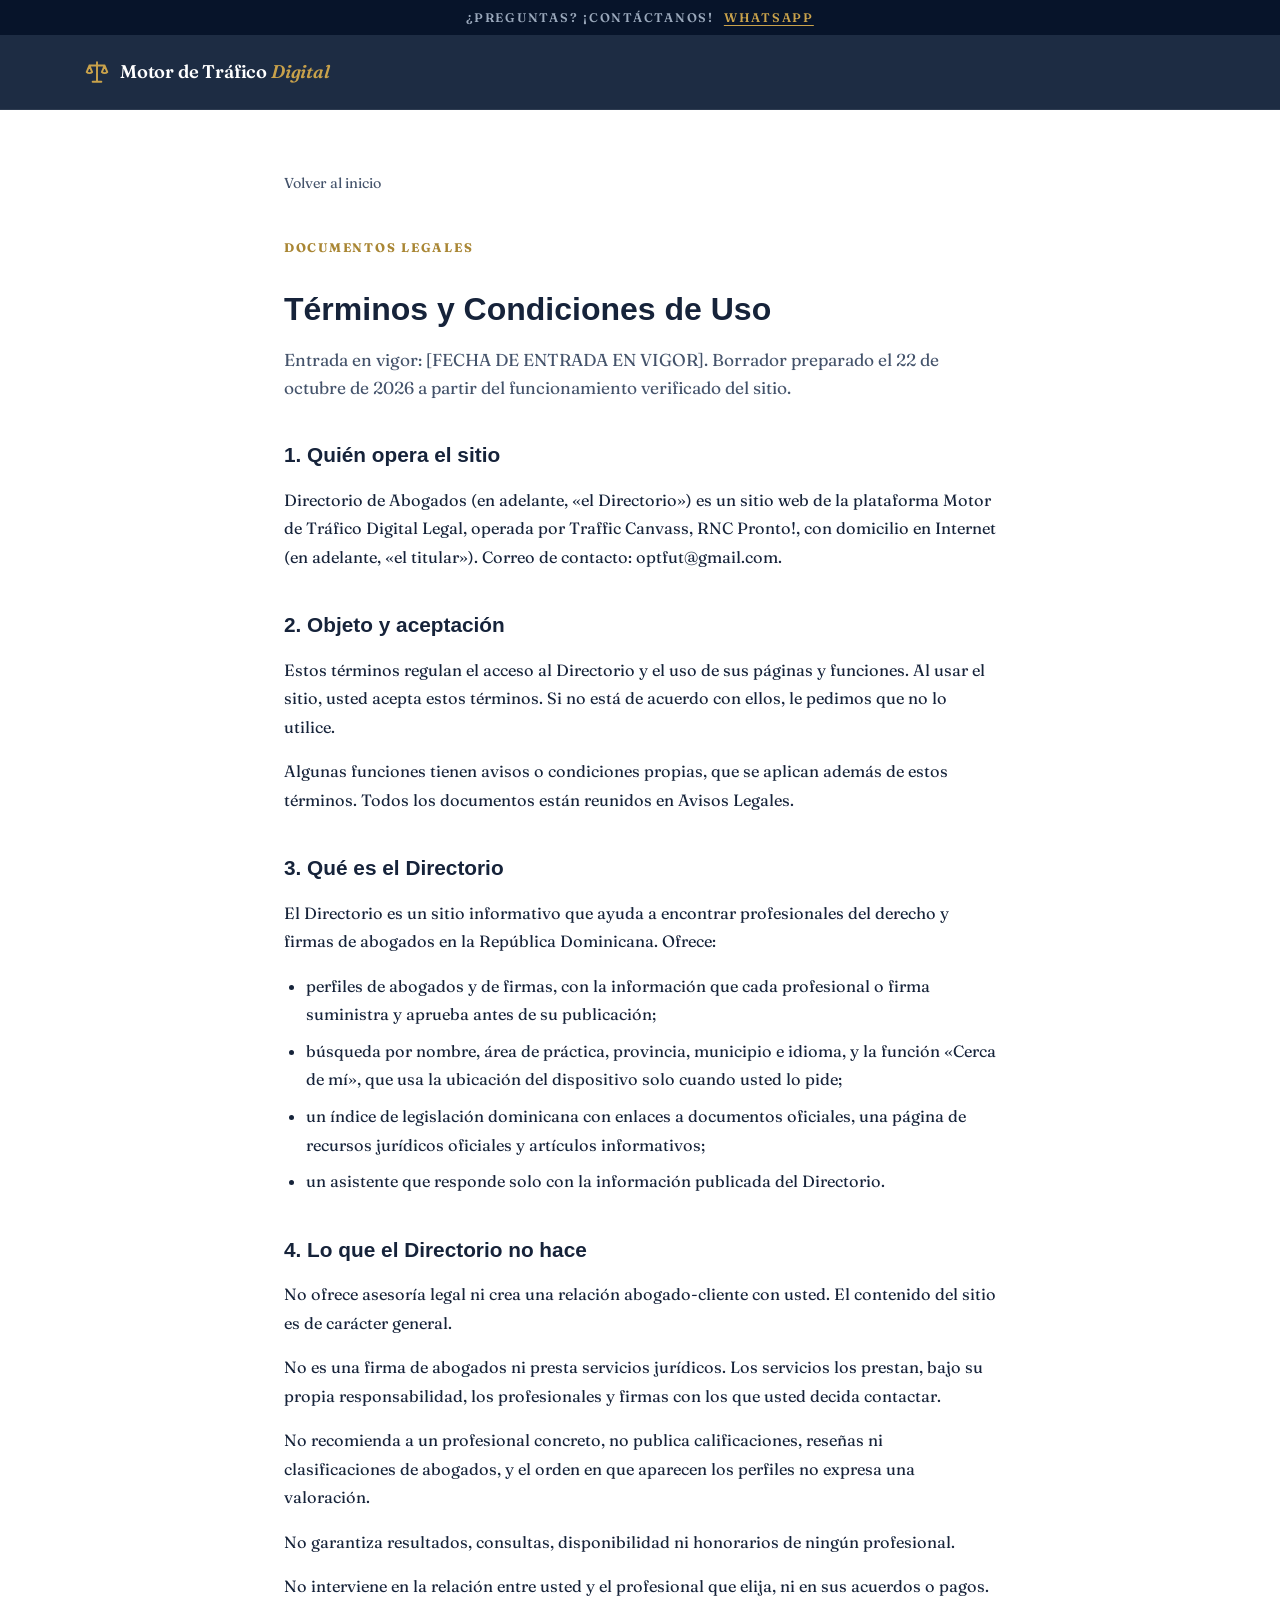
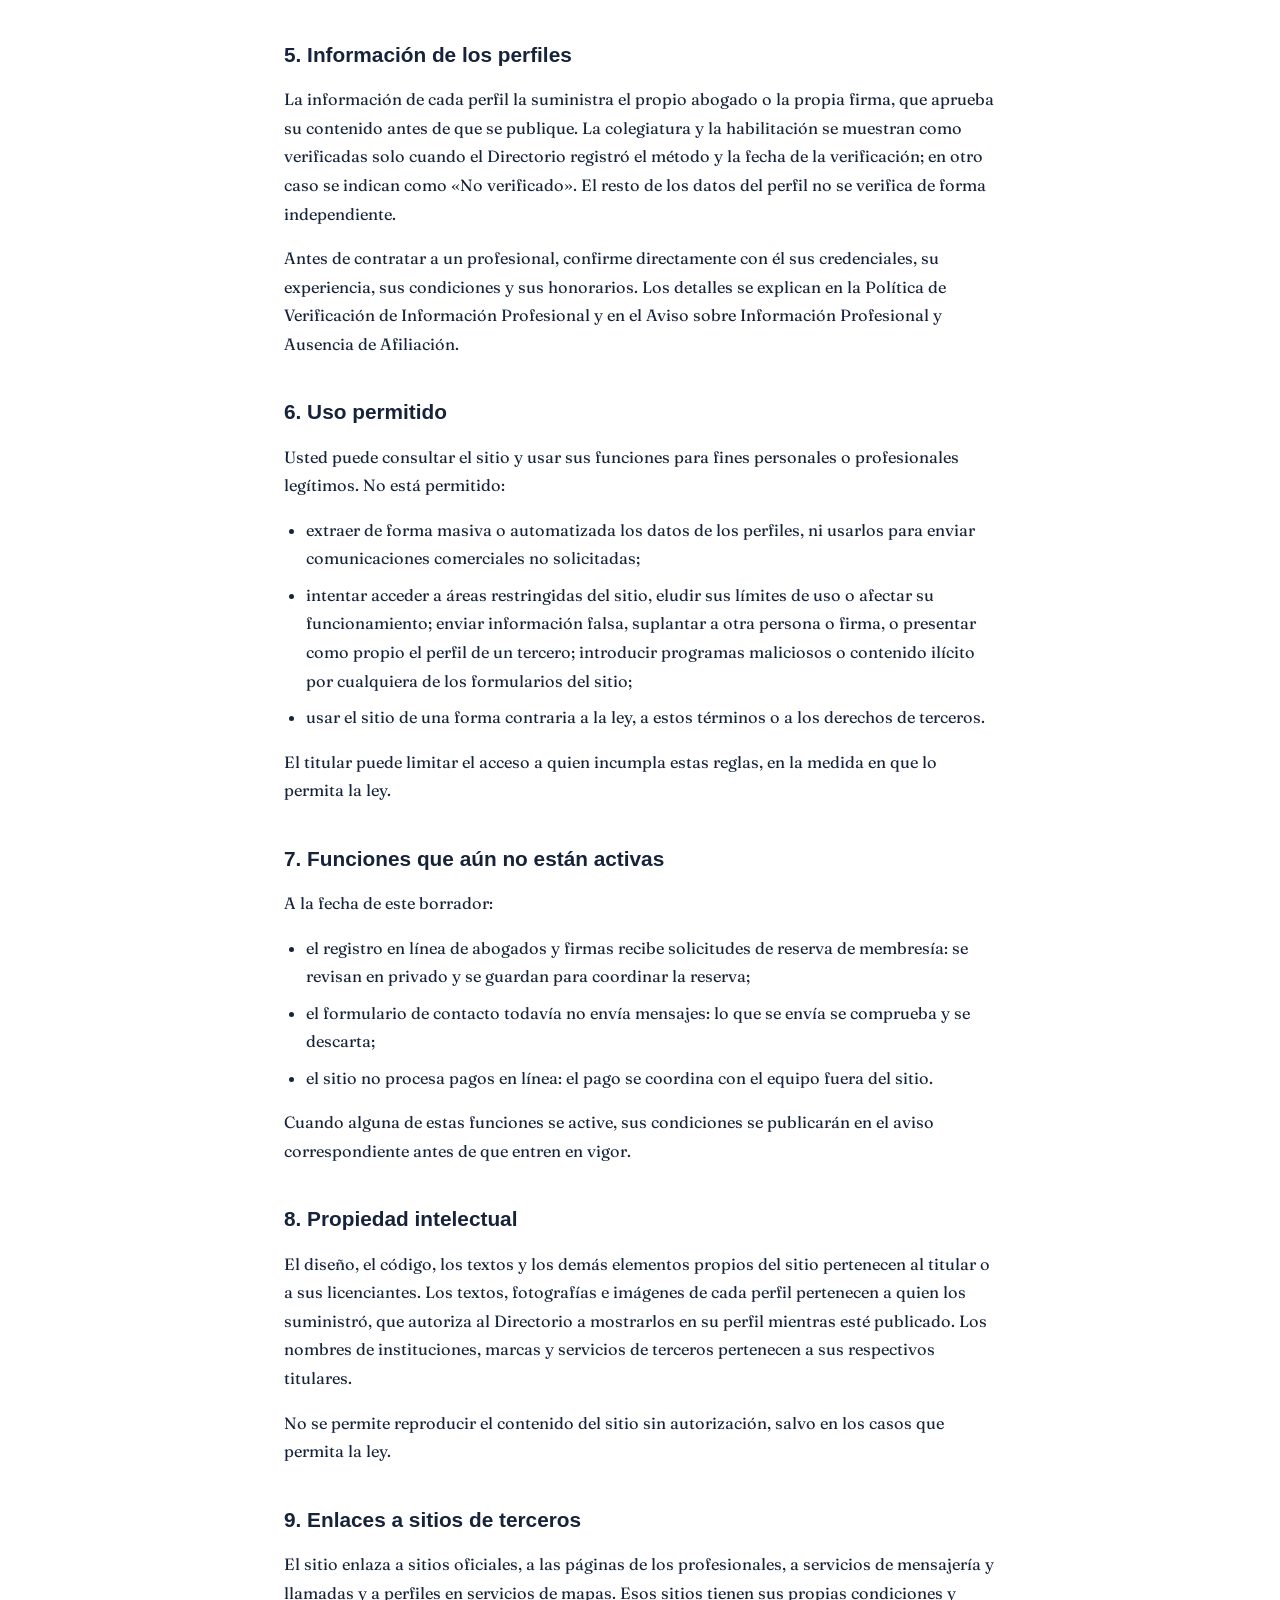
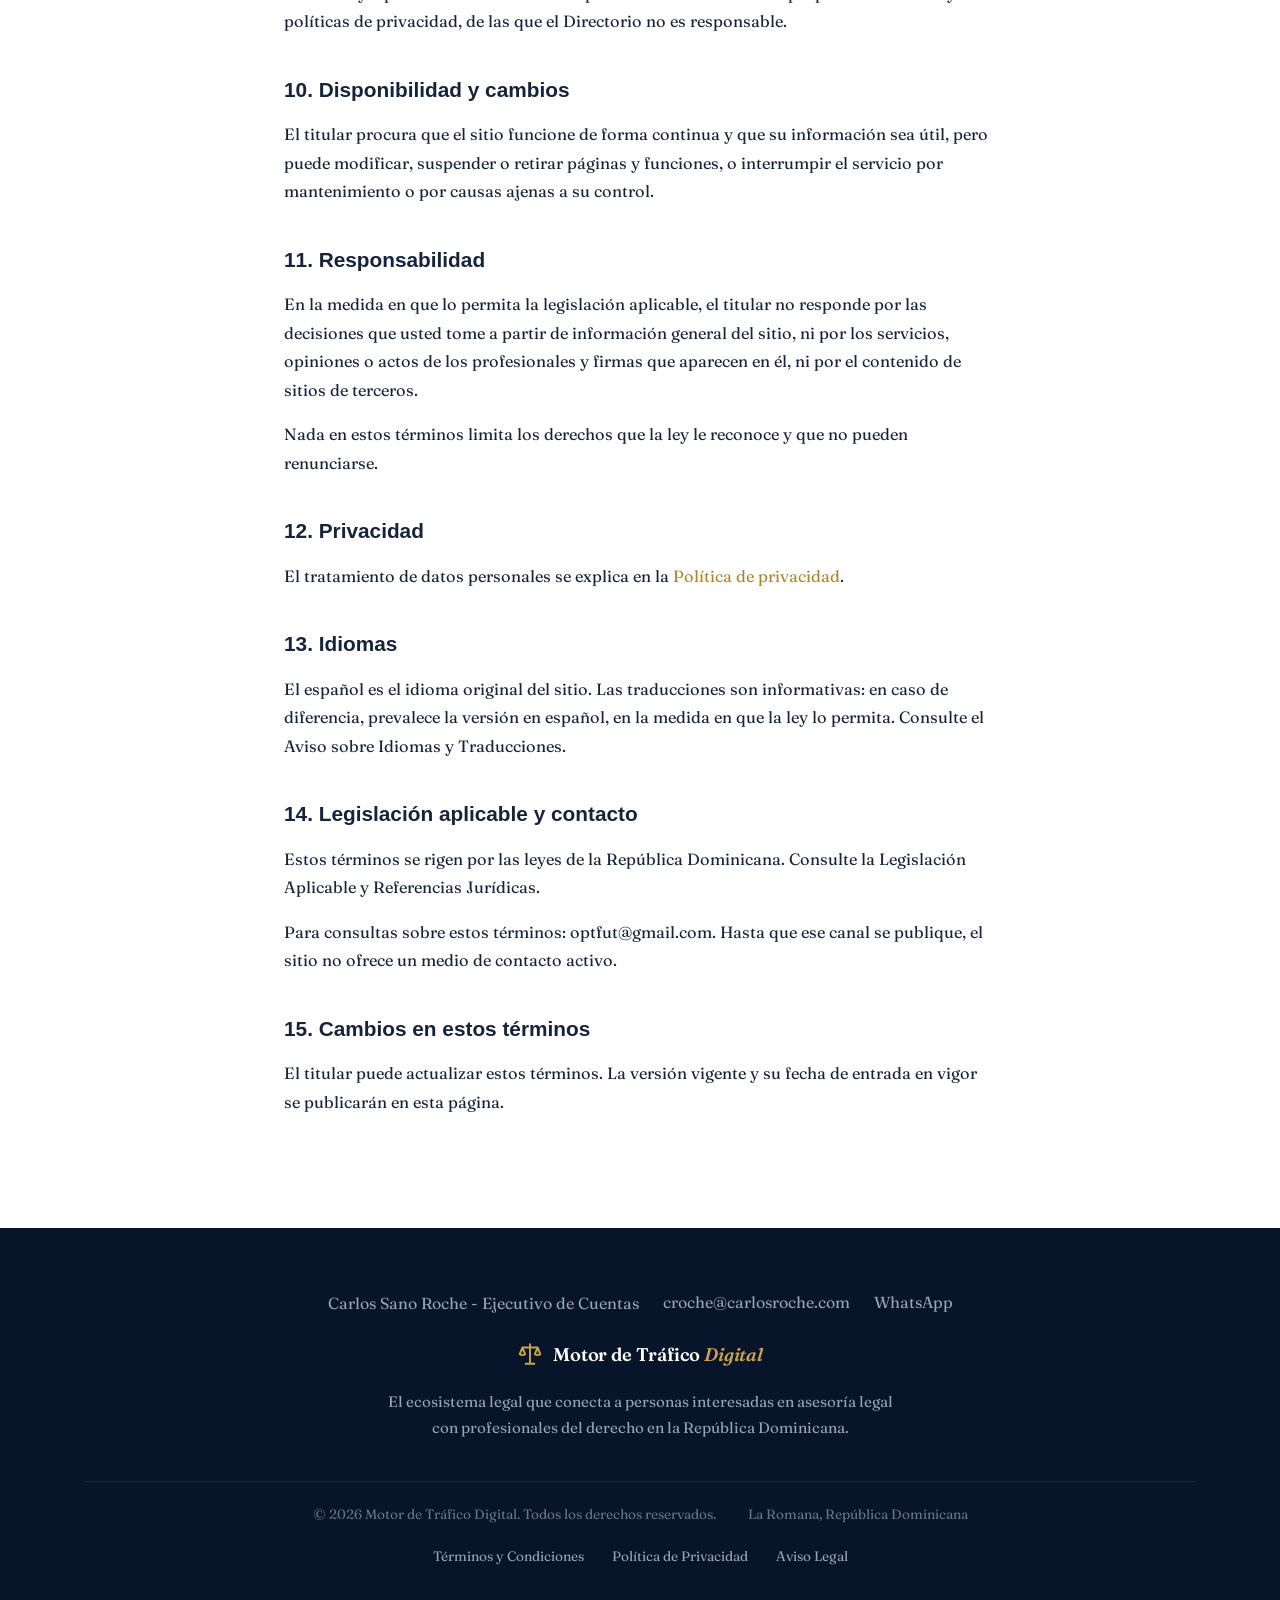
<file: terminos.html>
<!doctype html>
<html lang="es">
  <head>
    <meta charset="UTF-8" />
    <meta name="viewport" content="width=device-width, initial-scale=1.0" />
    <meta
      name="description"
      content="Términos y Condiciones de Uso del Directorio de Abogados, de la plataforma Motor de Tráfico Digital Legal."
    />
    <link rel="preconnect" href="https://fonts.googleapis.com" />
    <link rel="preconnect" href="https://fonts.gstatic.com" crossorigin />
    <link
      href="https://fonts.googleapis.com/css2?family=Fraunces:ital,opsz,wght@0,9..144,400;0,9..144,500;0,9..144,600;0,9..144,700;1,9..144,400;1,9..144,700&family=Inter:wght@400;500;600;700;800&display=swap"
      rel="stylesheet"
    />
    <link rel="stylesheet" href="./assets/index-CUICVN3A.css" />
    <title>Términos y Condiciones de Uso — Motor de Tráfico Digital</title>
  </head>
  <body>
    <div class="wa-bar">
      <span>¿Preguntas? ¡Contáctanos!</span>
      <a href="./wa/">WhatsApp</a>
    </div>
    <header class="site-header">
      <div class="container header-inner">
        <a class="logo" href="./index.html">
          <svg
            viewBox="0 0 24 24"
            fill="none"
            stroke="currentColor"
            stroke-width="1.8"
            stroke-linecap="round"
            stroke-linejoin="round"
            class="logo-mark"
            aria-hidden="true"
          >
            <path d="M12 3v18M8 21h8M12 6H5m14 0h-7M5 6l-2.5 6a3.5 3.5 0 0 0 5 0L5 6Zm14 0-2.5 6a3.5 3.5 0 0 0 5 0L19 6Z" />
          </svg>
          <span>Motor de Tráfico <em>Digital</em></span>
        </a>
      </div>
    </header>

    <main class="legal-main">
      <div class="container legal-wrap">
        <a class="legal-back" href="./index.html">Volver al inicio</a>
        <p class="eyebrow">Documentos legales</p>
        <h1 class="legal-title">Términos y Condiciones de Uso</h1>
        <p class="legal-lead">
          Entrada en vigor: [FECHA DE ENTRADA EN VIGOR]. Borrador preparado el 22 de octubre de
          2026 a partir del funcionamiento verificado del sitio.
        </p>

        <div class="legal-body">
          <h2>1. Quién opera el sitio</h2>
          <p>
            Directorio de Abogados (en adelante, «el Directorio») es un sitio web de la plataforma
            Motor de Tráfico Digital Legal, operada por Traffic Canvass, RNC Pronto!, con domicilio
            en Internet (en adelante, «el titular»). Correo de contacto: optfut@gmail.com.
          </p>

          <h2>2. Objeto y aceptación</h2>
          <p>
            Estos términos regulan el acceso al Directorio y el uso de sus páginas y funciones. Al
            usar el sitio, usted acepta estos términos. Si no está de acuerdo con ellos, le pedimos
            que no lo utilice.
          </p>
          <p>
            Algunas funciones tienen avisos o condiciones propias, que se aplican además de estos
            términos. Todos los documentos están reunidos en Avisos Legales.
          </p>

          <h2>3. Qué es el Directorio</h2>
          <p>
            El Directorio es un sitio informativo que ayuda a encontrar profesionales del derecho y
            firmas de abogados en la República Dominicana. Ofrece:
          </p>
          <ul>
            <li>
              perfiles de abogados y de firmas, con la información que cada profesional o firma
              suministra y aprueba antes de su publicación;
            </li>
            <li>
              búsqueda por nombre, área de práctica, provincia, municipio e idioma, y la función
              «Cerca de mí», que usa la ubicación del dispositivo solo cuando usted lo pide;
            </li>
            <li>
              un índice de legislación dominicana con enlaces a documentos oficiales, una página de
              recursos jurídicos oficiales y artículos informativos;
            </li>
            <li>un asistente que responde solo con la información publicada del Directorio.</li>
          </ul>

          <h2>4. Lo que el Directorio no hace</h2>
          <p>
            No ofrece asesoría legal ni crea una relación abogado-cliente con usted. El contenido
            del sitio es de carácter general.
          </p>
          <p>
            No es una firma de abogados ni presta servicios jurídicos. Los servicios los prestan,
            bajo su propia responsabilidad, los profesionales y firmas con los que usted decida
            contactar.
          </p>
          <p>
            No recomienda a un profesional concreto, no publica calificaciones, reseñas ni
            clasificaciones de abogados, y el orden en que aparecen los perfiles no expresa una
            valoración.
          </p>
          <p>No garantiza resultados, consultas, disponibilidad ni honorarios de ningún profesional.</p>
          <p>
            No interviene en la relación entre usted y el profesional que elija, ni en sus acuerdos
            o pagos.
          </p>

          <h2>5. Información de los perfiles</h2>
          <p>
            La información de cada perfil la suministra el propio abogado o la propia firma, que
            aprueba su contenido antes de que se publique. La colegiatura y la habilitación se
            muestran como verificadas solo cuando el Directorio registró el método y la fecha de la
            verificación; en otro caso se indican como «No verificado». El resto de los datos del
            perfil no se verifica de forma independiente.
          </p>
          <p>
            Antes de contratar a un profesional, confirme directamente con él sus credenciales, su
            experiencia, sus condiciones y sus honorarios. Los detalles se explican en la Política
            de Verificación de Información Profesional y en el Aviso sobre Información Profesional y
            Ausencia de Afiliación.
          </p>

          <h2>6. Uso permitido</h2>
          <p>
            Usted puede consultar el sitio y usar sus funciones para fines personales o
            profesionales legítimos. No está permitido:
          </p>
          <ul>
            <li>
              extraer de forma masiva o automatizada los datos de los perfiles, ni usarlos para
              enviar comunicaciones comerciales no solicitadas;
            </li>
            <li>
              intentar acceder a áreas restringidas del sitio, eludir sus límites de uso o afectar
              su funcionamiento; enviar información falsa, suplantar a otra persona o firma, o
              presentar como propio el perfil de un tercero; introducir programas maliciosos o
              contenido ilícito por cualquiera de los formularios del sitio;
            </li>
            <li>
              usar el sitio de una forma contraria a la ley, a estos términos o a los derechos de
              terceros.
            </li>
          </ul>
          <p>
            El titular puede limitar el acceso a quien incumpla estas reglas, en la medida en que lo
            permita la ley.
          </p>

          <h2>7. Funciones que aún no están activas</h2>
          <p>A la fecha de este borrador:</p>
          <ul>
            <li>
              el registro en línea de abogados y firmas recibe solicitudes de reserva de membresía:
              se revisan en privado y se guardan para coordinar la reserva;
            </li>
            <li>
              el formulario de contacto todavía no envía mensajes: lo que se envía se comprueba y se
              descarta;
            </li>
            <li>
              el sitio no procesa pagos en línea: el pago se coordina con el equipo fuera del sitio.
            </li>
          </ul>
          <p>
            Cuando alguna de estas funciones se active, sus condiciones se publicarán en el aviso
            correspondiente antes de que entren en vigor.
          </p>

          <h2>8. Propiedad intelectual</h2>
          <p>
            El diseño, el código, los textos y los demás elementos propios del sitio pertenecen al
            titular o a sus licenciantes. Los textos, fotografías e imágenes de cada perfil
            pertenecen a quien los suministró, que autoriza al Directorio a mostrarlos en su perfil
            mientras esté publicado. Los nombres de instituciones, marcas y servicios de terceros
            pertenecen a sus respectivos titulares.
          </p>
          <p>
            No se permite reproducir el contenido del sitio sin autorización, salvo en los casos que
            permita la ley.
          </p>

          <h2>9. Enlaces a sitios de terceros</h2>
          <p>
            El sitio enlaza a sitios oficiales, a las páginas de los profesionales, a servicios de
            mensajería y llamadas y a perfiles en servicios de mapas. Esos sitios tienen sus propias
            condiciones y políticas de privacidad, de las que el Directorio no es responsable.
          </p>

          <h2>10. Disponibilidad y cambios</h2>
          <p>
            El titular procura que el sitio funcione de forma continua y que su información sea
            útil, pero puede modificar, suspender o retirar páginas y funciones, o interrumpir el
            servicio por mantenimiento o por causas ajenas a su control.
          </p>

          <h2>11. Responsabilidad</h2>
          <p>
            En la medida en que lo permita la legislación aplicable, el titular no responde por las
            decisiones que usted tome a partir de información general del sitio, ni por los
            servicios, opiniones o actos de los profesionales y firmas que aparecen en él, ni por el
            contenido de sitios de terceros.
          </p>
          <p>
            Nada en estos términos limita los derechos que la ley le reconoce y que no pueden
            renunciarse.
          </p>

          <h2>12. Privacidad</h2>
          <p>
            El tratamiento de datos personales se explica en la
            <a href="./privacidad.html">Política de privacidad</a>.
          </p>

          <h2>13. Idiomas</h2>
          <p>
            El español es el idioma original del sitio. Las traducciones son informativas: en caso
            de diferencia, prevalece la versión en español, en la medida en que la ley lo permita.
            Consulte el Aviso sobre Idiomas y Traducciones.
          </p>

          <h2>14. Legislación aplicable y contacto</h2>
          <p>
            Estos términos se rigen por las leyes de la República Dominicana. Consulte la
            Legislación Aplicable y Referencias Jurídicas.
          </p>
          <p>
            Para consultas sobre estos términos: optfut@gmail.com. Hasta que ese canal se publique,
            el sitio no ofrece un medio de contacto activo.
          </p>

          <h2>15. Cambios en estos términos</h2>
          <p>
            El titular puede actualizar estos términos. La versión vigente y su fecha de entrada en
            vigor se publicarán en esta página.
          </p>
        </div>
      </div>
    </main>

    <footer class="site-footer">
      <div class="container footer-inner">
        <div class="footer-contact">
          <span>Carlos Sano Roche - Ejecutivo de Cuentas</span>
          <a href="mailto:croche@carlosroche.com">croche@carlosroche.com</a>
          <a href="./wa/">WhatsApp</a>
        </div>
        <a class="logo logo-light" href="./index.html">
          <svg
            viewBox="0 0 24 24"
            fill="none"
            stroke="currentColor"
            stroke-width="1.8"
            stroke-linecap="round"
            stroke-linejoin="round"
            class="logo-mark"
            aria-hidden="true"
          >
            <path d="M12 3v18M8 21h8M12 6H5m14 0h-7M5 6l-2.5 6a3.5 3.5 0 0 0 5 0L5 6Zm14 0-2.5 6a3.5 3.5 0 0 0 5 0L19 6Z" />
          </svg>
          <span>Motor de Tráfico <em>Digital</em></span>
        </a>
        <p class="footer-copy">
          El ecosistema legal que conecta a personas interesadas en asesoría legal con
          profesionales del derecho en la República&nbsp;Dominicana.
        </p>
        <div class="footer-bottom">
          <span>© 2026 Motor de Tráfico Digital. Todos los derechos reservados.</span>
          <span>La Romana, República Dominicana</span>
        </div>
        <nav class="footer-legal" aria-label="Documentos legales">
          <a href="./terminos.html">Términos y Condiciones</a>
          <a href="./privacidad.html">Política de Privacidad</a>
          <a href="./aviso-legal.html">Aviso Legal</a>
        </nav>
      </div>
    </footer>
  </body>
</html>
</file>
<file: assets/index-CUICVN3A.css>
:root{--navy: #0a1b33;--navy-2: #0f2747;--navy-3: #16345c;--gold: #c9a24b;--gold-dark: #a98634;--gold-soft: #f3e7c9;--cream: #faf7f1;--ink: #16233a;--slate: #44536b;--muted: #6b7a92;--line: #e5e1d8;--white: #ffffff;--danger: #c0392b;--radius: 14px;--shadow-sm: 0 1px 3px rgba(10, 27, 51, .08);--shadow-md: 0 10px 30px rgba(10, 27, 51, .12);--shadow-lg: 0 24px 60px rgba(10, 27, 51, .28);--font-body: "Inter", system-ui, sans-serif;--font-head: "Fraunces", Georgia, serif}*{box-sizing:border-box}body{margin:0;font-family:var(--font-body);color:var(--ink);background:var(--white);-webkit-font-smoothing:antialiased}img{display:block;max-width:100%}a{color:inherit;text-decoration:none}.container{max-width:1160px;margin:0 auto;padding:0 24px}.w-4{width:1rem;height:1rem}.w-5{width:1.25rem;height:1.25rem}.w-6{width:1.5rem;height:1.5rem}.w-7{width:1.75rem;height:1.75rem}.h-4{width:1rem;height:1rem}.h-5{width:1.25rem;height:1.25rem}.h-6{width:1.5rem;height:1.5rem}.h-7{width:1.75rem;height:1.75rem}.btn{display:inline-flex;align-items:center;justify-content:center;gap:8px;font-weight:700;font-size:.95rem;padding:13px 26px;border-radius:12px;border:none;cursor:pointer;transition:transform .15s ease,box-shadow .15s ease,background .15s ease,color .15s;white-space:nowrap;font-family:var(--font-body)}.btn-lg{padding:16px 32px;font-size:1.02rem}.btn-block{width:100%}.btn-gold{background:linear-gradient(135deg,#d9b35c 0%,var(--gold) 45%,var(--gold-dark) 100%);color:var(--navy);box-shadow:0 8px 20px #c9a24b66}.btn-gold:hover{transform:translateY(-2px);box-shadow:0 12px 28px #c9a24b8c}.btn-outline-light{background:transparent;color:#fff;border:1.5px solid rgba(255,255,255,.45)}.btn-outline-light:hover{border-color:#fff;background:#ffffff14}.btn-ghost-light{background:transparent;color:var(--gold-dark);border:1.5px solid var(--gold)}.btn-ghost-light:hover{background:#c9a24b1f}.site-header{position:sticky;top:0;z-index:50;background:#0a1b33eb;-webkit-backdrop-filter:blur(12px);backdrop-filter:blur(12px);border-bottom:1px solid rgba(255,255,255,.08)}.header-inner{display:flex;align-items:center;gap:32px;height:74px}.logo{display:inline-flex;align-items:center;gap:10px;font-family:var(--font-head);font-weight:600;font-size:1.15rem;letter-spacing:-.01em;color:#fff;line-height:1.15}.logo em{font-style:italic;color:var(--gold)}.logo-mark{width:26px;height:26px;color:var(--gold);flex-shrink:0}.main-nav{display:flex;gap:26px;margin-left:auto}.main-nav a{font-weight:500;font-size:.95rem;color:#ffffffbf;transition:color .15s}.main-nav a:hover{color:var(--gold)}.hero{position:relative;background:radial-gradient(ellipse 80% 60% at 70% 10%,rgba(201,162,75,.16),transparent 60%),linear-gradient(160deg,var(--navy) 0%,var(--navy-2) 55%,var(--navy-3) 100%);color:#fff;overflow:hidden}.hero-glow{position:absolute;top:0;right:0;bottom:0;left:0;background-image:linear-gradient(rgba(255,255,255,.035) 1px,transparent 1px),linear-gradient(90deg,rgba(255,255,255,.035) 1px,transparent 1px);background-size:56px 56px;mask-image:radial-gradient(ellipse 70% 70% at 50% 30%,#000 30%,transparent 75%);-webkit-mask-image:radial-gradient(ellipse 70% 70% at 50% 30%,#000 30%,transparent 75%);pointer-events:none}.hero-content{position:relative;padding:110px 24px 120px;max-width:900px;margin:0 auto;text-align:center}.hero-eyebrow{display:inline-flex;align-items:center;gap:10px;font-size:.82rem;font-weight:600;letter-spacing:.1em;text-transform:uppercase;padding:9px 18px;border-radius:999px;background:#c9a24b1f;border:1px solid rgba(201,162,75,.4);color:var(--gold-soft);margin-bottom:30px}.pulse-dot{width:8px;height:8px;border-radius:50%;background:var(--gold);box-shadow:0 0 #c9a24b99;animation:pulse 2s infinite}@keyframes pulse{0%{box-shadow:0 0 #c9a24b8c}70%{box-shadow:0 0 0 10px #c9a24b00}to{box-shadow:0 0 #c9a24b00}}.hero h1{font-family:Helvetica Neue,Helvetica,Arial,sans-serif;font-size:clamp(1.7rem,3.4vw,2.7rem);font-weight:700;line-height:1.18;letter-spacing:.01em;margin:0 0 22px}.hero h1 em,.section-head h2 em{font-style:italic;color:var(--gold)}.hero-lead{font-size:1.25rem;line-height:1.7;color:#ffffffc7;margin:0 auto 38px;max-width:720px}.hero-actions{display:flex;justify-content:center;flex-wrap:wrap;gap:14px;margin-bottom:34px}.hero-points{display:flex;justify-content:center;flex-wrap:wrap;gap:10px 26px;font-size:.92rem;color:#ffffffb8}.hero-points span{display:inline-flex;align-items:center;gap:8px}.hero-points .w-4{color:var(--gold)}.stats-band{background:#07142a;color:#fff;padding:52px 0;border-top:1px solid rgba(201,162,75,.25)}.stats-grid{display:grid;grid-template-columns:repeat(4,1fr);gap:32px;text-align:center}.stat strong{display:block;font-family:var(--font-head);font-size:2.1rem;font-weight:700;color:var(--gold);margin-bottom:8px}.stat span{color:#ffffffa6;font-size:.9rem;line-height:1.5;display:block;max-width:230px;margin:0 auto}.section{padding:96px 0}.section-cream{background:var(--cream)}.section-navy{background:radial-gradient(ellipse 60% 50% at 85% 20%,rgba(201,162,75,.12),transparent 60%),linear-gradient(160deg,var(--navy) 0%,var(--navy-2) 100%);color:#fff}.section-head{text-align:center;max-width:680px;margin:0 auto 56px}.eyebrow{display:inline-block;font-size:.78rem;font-weight:700;letter-spacing:.14em;text-transform:uppercase;color:var(--gold-dark);margin-bottom:14px}.eyebrow-light{color:var(--gold)}.section-head h2{font-family:var(--font-head);font-size:clamp(1.8rem,3.6vw,2.5rem);font-weight:600;letter-spacing:-.015em;margin:0 0 14px}.section-head p{color:var(--muted);font-size:1.05rem;line-height:1.65;margin:0}.pillar-grid{display:grid;grid-template-columns:repeat(3,1fr);gap:26px}.pillar-card{background:#fff;border:1px solid var(--line);border-radius:var(--radius);padding:36px 30px;transition:transform .2s ease,box-shadow .2s ease,border-color .2s}.pillar-card:hover{transform:translateY(-4px);box-shadow:var(--shadow-md);border-color:#c9a24b80}.pillar-icon{display:grid;place-items:center;width:52px;height:52px;border-radius:14px;background:linear-gradient(135deg,var(--navy) 0%,var(--navy-3) 100%);color:var(--gold);margin-bottom:20px}.pillar-card h3{font-family:var(--font-head);font-size:1.3rem;font-weight:600;margin:0 0 10px}.pillar-card p{color:var(--slate);line-height:1.65;margin:0;font-size:.97rem}.statement{background:radial-gradient(ellipse 55% 70% at 15% 20%,rgba(201,162,75,.1),transparent 60%),var(--navy);color:#fff;padding:100px 0;text-align:center;position:relative;overflow:hidden}.statement-no{font-size:1.15rem;font-weight:600;letter-spacing:.08em;text-transform:uppercase;color:#ffffff8c;text-decoration:line-through;text-decoration-color:var(--gold);text-decoration-thickness:2px;margin:0 0 18px}.statement h2{font-family:var(--font-head);font-size:clamp(2rem,4.6vw,3.1rem);font-weight:600;letter-spacing:-.015em;line-height:1.18;max-width:820px;margin:0 auto 22px}.statement h2 em{font-style:italic;color:var(--gold)}.statement-text{color:#ffffffbf;font-size:1.08rem;line-height:1.7;max-width:680px;margin:0 auto 32px}.statement-tags{display:flex;justify-content:center;flex-wrap:wrap;gap:12px}.tag-gold{display:inline-block;font-weight:600;font-size:.95rem;color:var(--navy);background:linear-gradient(135deg,#e0c06d,var(--gold));padding:10px 22px;border-radius:999px;box-shadow:0 6px 16px #c9a24b59}.benefit-grid{display:grid;grid-template-columns:repeat(2,1fr);gap:22px}.benefit-card{display:flex;gap:18px;background:#fff;border:1px solid var(--line);border-radius:var(--radius);padding:28px;transition:transform .2s ease,box-shadow .2s ease}.benefit-card:hover{transform:translateY(-3px);box-shadow:var(--shadow-md)}.benefit-icon{display:grid;place-items:center;width:46px;height:46px;border-radius:50%;background:var(--gold-soft);color:var(--gold-dark);flex-shrink:0}.benefit-card h3{font-family:var(--font-head);font-size:1.15rem;font-weight:600;margin:2px 0 8px}.benefit-card p{color:var(--slate);line-height:1.6;margin:0;font-size:.95rem}.steps-grid{display:grid;grid-template-columns:repeat(3,1fr);gap:26px}.step-card{position:relative;background:var(--cream);border:1px solid var(--line);border-radius:var(--radius);padding:36px 30px;overflow:hidden}.step-card:after{content:"";position:absolute;top:0;left:0;width:100%;height:4px;background:linear-gradient(90deg,var(--gold),var(--gold-soft))}.step-num{font-family:var(--font-head);font-size:2.6rem;font-weight:700;color:#c9a24b73}.step-card h3{font-family:var(--font-head);font-size:1.3rem;font-weight:600;margin:8px 0 10px}.step-card p{color:var(--slate);line-height:1.65;margin:0;font-size:.97rem}.reserve-grid{display:grid;grid-template-columns:1fr 1fr;gap:64px;align-items:center}.reserve-copy h2{font-family:var(--font-head);font-size:clamp(1.8rem,3.4vw,2.4rem);font-weight:600;letter-spacing:-.015em;margin:0 0 16px}.reserve-copy h2 em{font-style:italic;color:var(--gold)}.reserve-copy>p{color:#ffffffbf;line-height:1.7;margin:0 0 28px}.reserve-list-title{font-family:var(--font-head);font-size:1.15rem;font-weight:600;color:var(--gold);margin:0 0 16px}.reserve-list{list-style:none;padding:0;margin:0 0 24px;display:grid;gap:14px}.reserve-list li{display:flex;align-items:flex-start;gap:12px;color:#ffffffd9;font-size:.98rem;line-height:1.55}.reserve-list li strong{color:#fff}.reserve-list li>.reserve-text{flex:1;min-width:0}.reserve-list .reserve-sub{list-style:none;padding:0;margin:8px 0;display:grid;gap:6px;font-size:.93rem;line-height:1.45}.reserve-list .reserve-sub li{gap:8px}.reserve-list .reserve-sub li:before{content:"\2022";color:var(--gold);flex-shrink:0}.reserve-punch{font-size:1.05rem;line-height:1.6;color:#ffffffe6;border-left:3px solid var(--gold);padding-left:16px;margin:0 0 24px}.reserve-punch strong{color:var(--gold)}.reserve-list .w-4{color:var(--gold);flex-shrink:0}.reserve-trust{display:flex;align-items:center;gap:10px;font-size:.88rem;color:#ffffff8c}.reserve-trust .w-4{color:var(--gold);flex-shrink:0}.reserve-card{background:#fff;color:var(--ink);border-radius:18px;padding:38px 36px;box-shadow:var(--shadow-lg);border-top:5px solid var(--gold)}.reserve-form h3{font-family:var(--font-head);font-size:1.45rem;font-weight:600;text-transform:uppercase;text-align:center;letter-spacing:.05em;margin:0 0 18px}.price-tag{display:flex;flex-direction:column;align-items:center;text-align:center;gap:4px;background:var(--cream);border:1px dashed var(--gold);border-radius:12px;padding:14px 18px;margin-bottom:22px}.price-amount{font-family:var(--font-head);font-size:1.8rem;font-weight:700;color:var(--gold-dark)}.price-note{font-size:.8rem;font-weight:600;letter-spacing:.08em;text-transform:uppercase;color:var(--muted)}.services-fieldset{border:none;padding:0;margin:0 0 18px}.services-fieldset legend{display:flex;flex-direction:column;align-items:center;text-align:center;gap:4px;width:100%;padding:0;margin-bottom:10px}.services-title{font-size:.88rem;font-weight:700;letter-spacing:.08em;text-transform:uppercase;color:var(--slate)}.services-hint{font-size:.75rem;font-weight:600;letter-spacing:.06em;text-transform:uppercase;color:var(--gold-dark)}.services-grid{display:grid;grid-template-columns:repeat(2,1fr);gap:8px;max-height:216px;overflow-y:auto;padding:10px;border:1.5px solid var(--line);border-radius:12px;background:var(--cream);scrollbar-width:thin;scrollbar-color:var(--gold) transparent}.services-grid::-webkit-scrollbar{width:6px}.services-grid::-webkit-scrollbar-thumb{background:var(--gold);border-radius:6px}.service-chip{display:flex;align-items:center;gap:8px;font-size:.84rem;font-weight:500;line-height:1.3;color:var(--slate);background:#fff;border:1.5px solid var(--line);border-radius:999px;padding:8px 12px;cursor:pointer;-webkit-user-select:none;user-select:none;transition:border-color .15s,background .15s,color .15s}.service-chip:hover{border-color:var(--gold)}.service-chip input{position:absolute;opacity:0;pointer-events:none}.service-chip.selected{background:linear-gradient(135deg,#d9b35c,var(--gold));border-color:var(--gold-dark);color:var(--navy);font-weight:600}.profile-fieldset{border:none;padding:0;margin:0 0 18px}.profile-fieldset legend{font-size:.88rem;font-weight:700;letter-spacing:.08em;text-transform:uppercase;text-align:center;color:var(--slate);padding:0;margin-bottom:10px}.profile-options{display:grid;grid-template-columns:1fr 1fr;gap:8px}.profile-options .service-chip{justify-content:center;padding:11px 12px}.reserve-form label{display:block;font-size:.88rem;font-weight:600;color:var(--slate);margin-bottom:16px}.reserve-form input,.reserve-form select{display:block;width:100%;margin-top:7px;font:inherit;font-size:.98rem;color:var(--ink);padding:13px 15px;border:1.5px solid var(--line);border-radius:10px;background:#fff;outline:none;transition:border-color .15s,box-shadow .15s;-webkit-appearance:none;-moz-appearance:none;appearance:none}.reserve-form select{background-image:url("data:image/svg+xml,%3Csvg xmlns='http://www.w3.org/2000/svg' width='16' height='16' viewBox='0 0 24 24' fill='none' stroke='%236b7a92' stroke-width='2' stroke-linecap='round' stroke-linejoin='round'%3E%3Cpath d='m6 9 6 6 6-6'/%3E%3C/svg%3E");background-repeat:no-repeat;background-position:right 14px center}.reserve-form input:focus,.reserve-form select:focus{border-color:var(--gold);box-shadow:0 0 0 3px #c9a24b33}.reserve-form input::placeholder{color:#a8b2c2}.field-error{display:block;margin-top:6px;font-size:.8rem;font-weight:500;color:var(--danger)}.form-fineprint{font-size:.8rem;color:var(--muted);line-height:1.55;margin:14px 0 0;text-align:center}.reserve-success{text-align:center;padding:20px 6px}.success-icon{display:inline-grid;place-items:center;width:68px;height:68px;border-radius:50%;background:#c9a24b26;color:var(--gold-dark);margin-bottom:20px}.reserve-success h3{font-family:var(--font-head);font-size:1.5rem;font-weight:600;margin:0 0 12px}.reserve-success p{color:var(--slate);line-height:1.65;margin:0 0 24px}.faq-container{max-width:800px}.faq-list{display:grid;gap:12px}.faq-item{background:#fff;border:1px solid var(--line);border-radius:12px;overflow:hidden;transition:border-color .2s,box-shadow .2s}.faq-item.open{border-color:#c9a24b99;box-shadow:var(--shadow-sm)}.faq-item button{display:flex;align-items:center;justify-content:space-between;gap:16px;width:100%;background:none;border:none;cursor:pointer;font:inherit;font-weight:600;font-size:1rem;color:var(--ink);text-align:left;padding:20px 24px}.faq-item button .w-5{color:var(--gold-dark);flex-shrink:0;transition:transform .2s}.faq-item.open button .w-5{transform:rotate(180deg)}.faq-item p{margin:0;padding:0 24px 22px;color:var(--slate);line-height:1.7;font-size:.96rem}.final-cta{text-align:center;max-width:720px;margin:0 auto}.final-cta h2{font-family:var(--font-head);font-size:clamp(1.8rem,3.6vw,2.4rem);font-weight:600;margin:0 0 14px}.final-cta p{color:var(--slate);font-size:1.05rem;line-height:1.65;margin:0 0 30px}.site-footer{background:#07142a;color:#94a3b8;padding:64px 0 0}.footer-inner{text-align:center;padding-bottom:40px}.footer-copy{max-width:520px;margin:18px auto 0;line-height:1.7;font-size:.95rem}.footer-bottom{display:flex;justify-content:space-between;flex-wrap:wrap;gap:10px;margin-top:40px;padding-top:24px;border-top:1px solid rgba(255,255,255,.08);font-size:.85rem;color:#64748b}@media(max-width:1024px){.pillar-grid,.steps-grid{grid-template-columns:1fr 1fr}.main-nav{display:none}}@media(max-width:880px){.reserve-grid{grid-template-columns:1fr;gap:44px}.benefit-grid{grid-template-columns:1fr}.stats-grid{grid-template-columns:1fr 1fr;gap:36px 20px}}@media(max-width:640px){.pillar-grid,.steps-grid,.services-grid,.profile-options{grid-template-columns:1fr}.hero-content{padding:80px 24px 90px}.hero-actions .btn{width:100%}.header-inner .btn{padding:10px 16px;font-size:.85rem}.section{padding:72px 0}.reserve-card{padding:28px 22px}}
.hero-lead-gap{margin-bottom:18px}
@media (min-width:840px){.hero-lead{max-width:772px}}
.location-fieldset{border:none;padding:0;margin:0 0 16px;min-width:0}.location-fieldset legend{font-size:.88rem;font-weight:600;color:var(--slate);padding:0}.location-fields{display:grid;grid-template-columns:1fr;gap:10px}.reserve-form select{padding-right:42px;text-overflow:ellipsis}.reserve-form select.is-empty{color:#a8b2c2}.reserve-form select option{color:var(--ink)}@media(max-width:640px){.location-fields{grid-template-columns:1fr}}
.reserve-form select:disabled{background-color:#f6f4ef;cursor:not-allowed}
.section-head h2.service-title{font-size:clamp(1.3rem,2.4vw,1.8rem);line-height:1.3}
#servicio .section-head{margin-bottom:0}
.statement h2{margin-bottom:32px}
@media(max-width:640px){#proceso .section-head h2{font-size:min(1.8rem,6.8vw)}}
#beneficios .eyebrow{font-size:1.1rem}
#proceso .eyebrow{font-size:1.1rem}
.statement-no{font-size:1.5rem}
@media(max-width:640px){.statement h2{font-size:min(2rem,7.2vw)}}
@media(min-width:641px){.statement h2{max-width:none;font-size:clamp(2rem,calc((min(100vw,1160px) - 64px)/27),3.1rem)}}
.statement h2{margin-bottom:0}
.faq-item p:not(:last-child){padding-bottom:10px}
.faq-areas{margin:0;padding:0 24px 22px 44px;columns:2;column-gap:32px;color:var(--slate);line-height:1.7;font-size:.96rem}.faq-areas li{break-inside:avoid}@media(max-width:640px){.faq-areas{columns:1}}
.reserve-copy>.plan-intro{margin:-6px 0 22px;color:#ffffffbf;line-height:1.65}.plan-subtitle{font-size:.78rem;font-weight:700;letter-spacing:.14em;text-transform:uppercase;color:#ffffff99;margin:0 0 12px}.plan-steps{list-style:none;padding:0;margin:0 0 18px;display:grid;gap:12px}.plan-step{display:flex;align-items:flex-start;gap:14px}.plan-num{flex-shrink:0;width:28px;height:28px;margin-top:1px;border-radius:50%;background:var(--gold);color:var(--navy);font-size:.85rem;font-weight:700;display:flex;align-items:center;justify-content:center}.plan-step strong{display:block;color:#fff;font-size:.98rem;line-height:1.45}.plan-price{color:var(--gold)}.plan-step p{margin:2px 0 0;color:#ffffffbf;font-size:.92rem;line-height:1.5}.reserve-copy>.plan-total{margin:0 0 6px;color:#ffffffd9;font-size:1rem;line-height:1.6}.plan-total strong{color:var(--gold)}.reserve-copy>.plan-notes{margin:0 0 28px;color:#ffffff8c;font-size:.85rem;line-height:1.6}
.plan-steps{margin-bottom:28px}
.stats-band{min-height:219px;display:flex;align-items:center}.stats-band>.container{width:100%}
.hero-actions{margin-bottom:0}
.reserve-form .hp-field{position:absolute;left:-10000px;width:1px;height:1px;opacity:0;pointer-events:none}.form-send-error{margin:12px 0 0;color:var(--danger);font-size:.88rem;font-weight:500;text-align:center}.reserve-form button[disabled]{opacity:.7;cursor:wait}
.btn-gold{color:#fff}
@media(max-width:640px){.header-inner .btn{white-space:normal;line-height:1.2;text-align:center;font-size:.8rem;padding:8px 12px;max-width:150px}}
@media(min-width:881px){.stats-grid{grid-template-columns:repeat(5,1fr);gap:24px}}@media(max-width:880px){.stats-grid .stat:last-child:nth-child(odd){grid-column:1/-1}}
#servicio .eyebrow{font-size:1.1rem}
.hero-lead .hero-hl{font-weight:700;text-decoration:underline;text-decoration-thickness:1px;text-underline-offset:3px}
@media(min-width:641px){.keep-word{white-space:nowrap}}
@media(min-width:960px){.hero h1.h1-block{font-size:39.5px}}
.statement-no{font-size:1.9rem}
@media(max-width:640px){.statement-no{font-size:min(1.9rem,8.2vw)}}
/* SearchRadar (SearchRadar.tsx). Plain CSS, no framework. Restyle through the custom properties below. */
.search-radar {
  --sr-panel: #0b1224;
  --sr-panel-border: rgb(255 255 255 / 0.1);
  --sr-text: #f5f2ea;
  --sr-line: 126 162 255; /* rings and axes, as R G B */
  --sr-sweep: rgb(255 107 129 / 0.32);
  --sr-candidate: #c7d4ff;
  --sr-label: #ff9aa9;
  --sr-label-text: #ffd1d8;
  --sr-status-bg: rgb(4 120 87 / 0.22);
  --sr-status-text: #6ee7b7;
  --sr-status-dot: #34d399;
  --sr-font: "Helvetica Neue", Helvetica, Arial, ui-sans-serif, system-ui, sans-serif;

  box-sizing: border-box;
  border: 1px solid var(--sr-panel-border);
  border-radius: 28px;
  background: var(--sr-panel);
  padding: 24px;
  box-shadow: 0 30px 80px rgb(0 0 0 / 0.4);
  font-family: var(--sr-font);
  color: var(--sr-text);
}
.search-radar *,
.search-radar *::before,
.search-radar *::after {
  box-sizing: border-box;
}
@media (min-width: 640px) {
  .search-radar {
    padding: 32px;
  }
}

.search-radar__header {
  display: flex;
  flex-direction: column;
  align-items: center;
  gap: 16px;
  text-align: center;
}
.search-radar__headline {
  font-size: 20px;
  font-weight: 800;
  line-height: 1.375;
  letter-spacing: -0.02em;
  text-transform: uppercase;
  text-wrap: balance;
}
@media (min-width: 640px) {
  .search-radar__headline {
    font-size: 24px;
  }
}
.search-radar__status {
  display: flex;
  flex-shrink: 0;
  align-items: center;
  gap: 8px;
  border-radius: 9999px;
  background: var(--sr-status-bg);
  padding: 4px 12px;
  font-size: 12px;
  font-weight: 700;
  letter-spacing: 0.025em;
  text-transform: uppercase;
  color: var(--sr-status-text);
}
.search-radar__status-dot {
  display: block;
  width: 8px;
  height: 8px;
  border-radius: 9999px;
  background: var(--sr-status-dot);
}

/* The dial */
.search-radar__dial {
  position: relative;
  width: 100%;
  max-width: 26rem;
  aspect-ratio: 1;
  margin: 32px auto 0;
  overflow: hidden;
  border-radius: 9999px;
}
.search-radar__ring {
  position: absolute;
  border: 1px solid rgb(var(--sr-line) / 0.3);
  border-radius: 9999px;
}
.search-radar__axis {
  position: absolute;
  background: rgb(var(--sr-line) / 0.2);
}
.search-radar__axis--x {
  top: 50%;
  left: 0;
  width: 100%;
  height: 1px;
}
.search-radar__axis--y {
  top: 0;
  left: 50%;
  width: 1px;
  height: 100%;
}
.search-radar__sweep {
  position: absolute;
  inset: 0;
  border-radius: 9999px;
  background: conic-gradient(from 0deg, transparent 0deg, var(--sr-sweep) 70deg, transparent 71deg);
  animation: search-radar-spin 4.5s linear infinite;
}
.search-radar__point {
  position: absolute;
  transform: translate(-50%, -50%);
}
.search-radar__center {
  position: absolute;
  top: 50%;
  left: 50%;
  width: 12px;
  height: 12px;
  border-radius: 9999px;
  background: #fff;
  transform: translate(-50%, -50%);
}

/* Candidate dots, ruled out in four waves */
.search-radar__candidate-dot {
  display: block;
  width: 8px;
  height: 8px;
  border-radius: 9999px;
  background: var(--sr-candidate);
}
.search-radar__candidate,
.search-radar__kept,
.search-radar__kept-ring {
  animation-duration: 10s;
  animation-timing-function: ease-in-out;
  animation-iteration-count: infinite;
}
.search-radar__wave-1 { animation-name: search-radar-out-1; }
.search-radar__wave-2 { animation-name: search-radar-out-2; }
.search-radar__wave-3 { animation-name: search-radar-out-3; }
.search-radar__wave-4 { animation-name: search-radar-out-4; }

/* The dots left at the end, ringed */
.search-radar__kept { animation-name: search-radar-keep; }
.search-radar__kept-dot {
  display: block;
  width: 12px;
  height: 12px;
  border-radius: 9999px;
}
.search-radar__kept-ring {
  position: absolute;
  inset: -10px;
  border: 2px solid;
  border-radius: 9999px;
  animation-name: search-radar-ring;
}

/* Labels that flash on the dial */
.search-radar__label {
  opacity: 0;
  animation: search-radar-label 10s ease-in-out infinite;
}
.search-radar__label-dot {
  display: block;
  width: 6px;
  height: 6px;
  border-radius: 9999px;
  background: var(--sr-label);
  box-shadow: 0 0 8px var(--sr-label);
}
.search-radar__label-text {
  position: absolute;
  top: 50%;
  left: 100%;
  margin-left: 6px;
  transform: translateY(-50%);
  font-size: 10px;
  font-weight: 600;
  line-height: 1;
  white-space: nowrap;
  color: var(--sr-label-text);
}
.search-radar__label-text--left {
  right: 100%;
  left: auto;
  margin-right: 6px;
  margin-left: 0;
}

/* Tags under the dial, lit in turn */
.search-radar__tags {
  display: flex;
  flex-wrap: wrap;
  justify-content: center;
  gap: 8px;
  margin-top: 32px;
}
.search-radar__tag {
  border: 1px solid rgb(255 255 255 / 0.2);
  border-radius: 9999px;
  padding: 4px 12px;
  font-size: 12px;
  font-weight: 700;
  letter-spacing: 0.14em;
  text-transform: uppercase;
  animation: search-radar-tag 10s ease-in-out infinite;
}

.search-radar__blip {
  animation: search-radar-blip 2.4s ease-in-out infinite;
}

@keyframes search-radar-spin { to { transform: rotate(1turn); } }
@keyframes search-radar-blip {
  0%, 100% { opacity: 0.35; scale: 0.8; }
  50% { opacity: 1; scale: 1.15; }
}
@keyframes search-radar-out-1 { 0% { opacity: 0; } 6%, 26% { opacity: 1; } 34%, 100% { opacity: 0; } }
@keyframes search-radar-out-2 { 0% { opacity: 0; } 6%, 40% { opacity: 1; } 48%, 100% { opacity: 0; } }
@keyframes search-radar-out-3 { 0% { opacity: 0; } 6%, 54% { opacity: 1; } 62%, 100% { opacity: 0; } }
@keyframes search-radar-out-4 { 0% { opacity: 0; } 6%, 66% { opacity: 1; } 74%, 100% { opacity: 0; } }
@keyframes search-radar-keep { 0% { opacity: 0; } 6%, 94% { opacity: 1; } 100% { opacity: 0; } }
@keyframes search-radar-ring { 0%, 76% { opacity: 0; scale: 0.4; } 84%, 94% { opacity: 1; scale: 1; } 100% { opacity: 0; scale: 1; } }
@keyframes search-radar-label { 0% { opacity: 0; } 2%, 9% { opacity: 1; } 11%, 100% { opacity: 0; } }
@keyframes search-radar-tag { 0% { opacity: 0.12; } 6%, 30% { opacity: 1; } 40%, 100% { opacity: 0.12; } }

/* Reduced motion: the end state, without movement */
@media (prefers-reduced-motion: reduce) {
  .search-radar__sweep,
  .search-radar__blip {
    animation: none;
  }
  .search-radar__candidate,
  .search-radar__label {
    animation-name: none;
    opacity: 0;
  }
  .search-radar__kept,
  .search-radar__kept-ring,
  .search-radar__tag {
    animation-name: none;
    opacity: 1;
  }
}
/* The radar's place on the page: centered under the stats band */
.radar-section{padding:72px 0 0}.radar-wrap{max-width:560px;margin:0 auto}
@media(max-width:640px){.radar-section{padding-top:48px}}
.radar-section{background:#f9f7f2;padding-bottom:72px}.search-radar__label-text{font-size:13px}#servicio .eyebrow{font-size:1.4rem}
@media(max-width:640px){.radar-section{padding-bottom:48px}.search-radar__label-text{font-size:11.5px}}
@media (prefers-reduced-motion:reduce){.search-radar .search-radar__label{animation-name:none}}
.search-radar__label{z-index:1}
#servicio .section-head p+p{margin-top:14px}
.hero-lead .hero-ul{text-decoration:underline;text-decoration-thickness:1px;text-underline-offset:3px}
@media(max-width:359px){.search-radar__headline{font-size:18px}}
.search-radar__headline{font-size:18px}@media(min-width:640px){.search-radar__headline{font-size:21px}}@media(max-width:359px){.search-radar__headline{font-size:16px}}
.search-radar{--sr-panel:#0e1b31}
.radar-section{padding-bottom:0}.search-radar{border-bottom:0;border-bottom-left-radius:0;border-bottom-right-radius:0}
.benefit-infographic{display:block;width:100%;max-width:1100px;height:auto;margin:0 auto;border-radius:var(--radius);box-shadow:var(--shadow-md)}
#beneficios .section-head h2{font-size:clamp(1.3rem,2.4vw,1.8rem);line-height:1.3}
#beneficios .section-head h2{font-size:clamp(1.125rem,2vw,1.5rem);line-height:1.35}
/* Headings in Helvetica Neue, everything else in Fraunces (logo, numbers and price were already Fraunces) */
:root{--font-head:"Helvetica Neue",Helvetica,Arial,sans-serif;--font-body:"Fraunces",Georgia,serif}h1,h2,h3,h4,h5,h6{font-family:var(--font-head)}.logo,.stat strong,.step-num,.price-amount{font-family:"Fraunces",Georgia,serif}
@media(max-width:359px){.reserve-card .btn-lg{padding-left:14px;padding-right:14px}}
#beneficios .section-head h2{font-size:clamp(1rem,1.75vw,1.3125rem);line-height:1.4}
#servicio .section-head p{font-size:1.15rem}
#beneficios .section-head h2{color:#1a1a1a}
#servicio .section-head p{font-size:1.3rem}
#beneficios .section-head h2{color:var(--muted)}
.languages-grid{display:grid;grid-template-columns:repeat(2,1fr);gap:8px}
#beneficios .section-head h2 .ben-hl{font-style:italic;text-decoration:underline;text-decoration-thickness:1.5px;text-underline-offset:4px}
/* Provinces with 50 lawyers and 25 notaries */
.reserve-copy>p.exclusive-intro{margin-bottom:12px}.exception-list{list-style:none;padding:0;margin:0 0 16px;display:grid;grid-template-columns:repeat(2,max-content);gap:8px 32px}.exception-list li{display:flex;align-items:center;gap:10px;color:#fff;font-weight:600;line-height:1.5}.exception-list li::before{content:"";flex-shrink:0;width:7px;height:7px;border-radius:50%;background:var(--gold)}
@media(max-width:340px){.exception-list{grid-template-columns:1fr}}
.reserve-copy h2 em{display:block}
.btn-gold{background:linear-gradient(135deg,#bf9e51 0%,#b18f42 45%,#95762e 100%)}
/* Reservation heading: each sentence on one line where it fits (size follows the column width), 20px minimum */
.reserve-copy{container-type:inline-size}.reserve-copy h2{font-size:clamp(20px,4.5cqi,2.4rem);line-height:1.25}
/* FAQ heading as a show/hide button */
.faq-container .section-head.faq-head{margin-bottom:0}.faq-heading{margin:0}.faq-toggle{display:flex;flex-direction:column;align-items:center;width:100%;background:none;border:0;padding:0;cursor:pointer;font:inherit;color:inherit;letter-spacing:inherit;text-align:center}.faq-toggle .eyebrow{font-family:var(--font-body)}.faq-toggle-title{display:block}.faq-toggle-cta{display:inline-flex;align-items:center;gap:8px;margin-top:20px;padding:10px 22px;border:1.5px solid var(--gold);border-radius:999px;font-family:var(--font-body);font-size:.95rem;font-weight:600;letter-spacing:0;color:var(--gold-dark);transition:background .15s,color .15s}.faq-toggle-cta .w-5{transition:transform .2s}.faq-toggle[aria-expanded=true] .faq-toggle-cta .w-5{transform:rotate(180deg)}.faq-toggle:hover .faq-toggle-cta{background:var(--gold);color:#fff}.faq-toggle:focus-visible{outline:2px solid var(--gold);outline-offset:8px;border-radius:12px}#faq-list-rd{margin-top:40px}
.radar-section{background:radial-gradient(ellipse at center,#1f2835 0%,#1c2534 55%,#172232 100%)}
#beneficios .eyebrow{font-size:1.4rem}
#beneficios .eyebrow{font-size:min(1.4rem,calc((100vw - 52px) / 15))}
/* Legal links at the bottom of the footer, and the legal document pages */
.footer-legal{display:flex;flex-wrap:wrap;justify-content:center;gap:10px 28px;margin-top:26px;font-size:.85rem}
.footer-legal a{color:#94a3b8;text-decoration:none;border-bottom:1px solid transparent;transition:color .15s,border-color .15s}
.footer-legal a:hover,.footer-legal a:focus-visible{color:var(--gold);border-bottom-color:var(--gold)}
.legal-main{padding:64px 0 96px}
.legal-wrap{max-width:760px}
.legal-back{display:block;width:max-content;margin-bottom:36px;font-size:.9rem;color:var(--slate);text-decoration:none}
.legal-back:hover{color:var(--gold-dark)}
.legal-title{margin-bottom:18px}
.legal-lead{margin:0 0 20px;font-size:1.08rem;line-height:1.6;color:var(--slate)}
.legal-body{font-size:1.02rem;line-height:1.75;color:var(--ink)}
.legal-body h2{font-size:1.3rem;margin:36px 0 12px}
.legal-body h3{font-size:1.08rem;margin:26px 0 10px}
.legal-body p{margin:0 0 16px}
.legal-body ul{margin:0 0 16px;padding-left:22px}
.legal-body li{margin-bottom:8px}
.legal-body a{color:var(--gold-dark)}
.legal-note{margin:32px 0 0;padding:20px 22px;border:1px solid var(--line);border-left:4px solid var(--gold);border-radius:var(--radius);background:var(--cream);font-size:.95rem;line-height:1.65;color:var(--slate)}
.legal-note strong{display:block;margin-bottom:6px;color:var(--navy)}
@media(max-width:520px){.legal-main{padding:40px 0 64px}.legal-lead{font-size:1rem}.legal-body{font-size:1rem}}
@media(max-width:420px){.footer-legal{flex-direction:column;gap:12px}}
/* Refund promise at the bottom of the reservation column */
.reserve-copy>.reserve-refund{margin:18px 0 0;padding-top:16px;border-top:1px solid rgba(255,255,255,.1);font-size:.85rem;font-weight:700;line-height:1.5;letter-spacing:.04em;color:var(--gold);text-align:center}
/* Copyright and city centred together instead of pushed to the edges */
.footer-bottom{justify-content:center;gap:8px 32px;text-align:center}
/* Hero headline at light weight instead of bold */
.hero h1{font-weight:300}
/* Contact line above the footer logo */
.footer-contact{display:flex;flex-wrap:wrap;justify-content:center;align-items:center;gap:8px 24px;margin:0 0 28px;font-size:1rem;color:#94a3b8}
.footer-contact a{color:inherit;text-decoration:none;border-bottom:1px solid transparent;transition:color .15s,border-color .15s}
.footer-contact a:hover,.footer-contact a:focus-visible{color:var(--gold);border-bottom-color:var(--gold)}
@media(max-width:520px){.footer-contact{flex-direction:column;gap:6px}}
/* WhatsApp bar above the header */
.wa-bar{display:flex;justify-content:center;align-items:center;flex-wrap:wrap;gap:4px 10px;padding:10px 16px;background:#07142a;color:#9aa8bb;font-size:.78rem;font-weight:600;letter-spacing:.14em;text-transform:uppercase}
.wa-bar a{color:var(--gold);text-decoration:underline;text-underline-offset:3px}
.wa-bar a:hover,.wa-bar a:focus-visible{color:var(--gold-soft)}
/* Directory block under the radar statement: link line, then the linked screenshot */
.statement-directory{margin:34px auto 0;max-width:760px;text-align:center}
.statement-directory-text{margin:0 0 10px;font-size:.95rem;font-weight:700;line-height:1.5;letter-spacing:.06em;color:var(--gold)}
.statement-directory-link{margin:0;font-size:.95rem;font-weight:600;line-height:1.5;letter-spacing:.04em;color:#ffffffbf}
.statement-directory-link a{color:var(--gold);text-decoration:underline;text-underline-offset:3px}
.statement-directory-link a:hover,.statement-directory-link a:focus-visible{color:var(--gold-soft)}
.statement-directory-img{display:block;margin:18px auto 0;max-width:520px;border:1px solid rgba(255,255,255,.14);border-radius:12px;overflow:hidden;transition:border-color .15s,transform .15s}
.statement-directory-img:hover,.statement-directory-img:focus-visible{border-color:var(--gold);transform:translateY(-2px)}
.statement-directory-img img{display:block;width:100%;height:auto}



/* Jump target for the Contactos nav item */
#contactos{scroll-margin-top:96px}

/* Contact card under the FAQ toggle */
.faq-contact{margin:40px auto 0;max-width:760px}
.faq-contact img{display:block;width:100%;height:auto;border-radius:16px}
</file>
